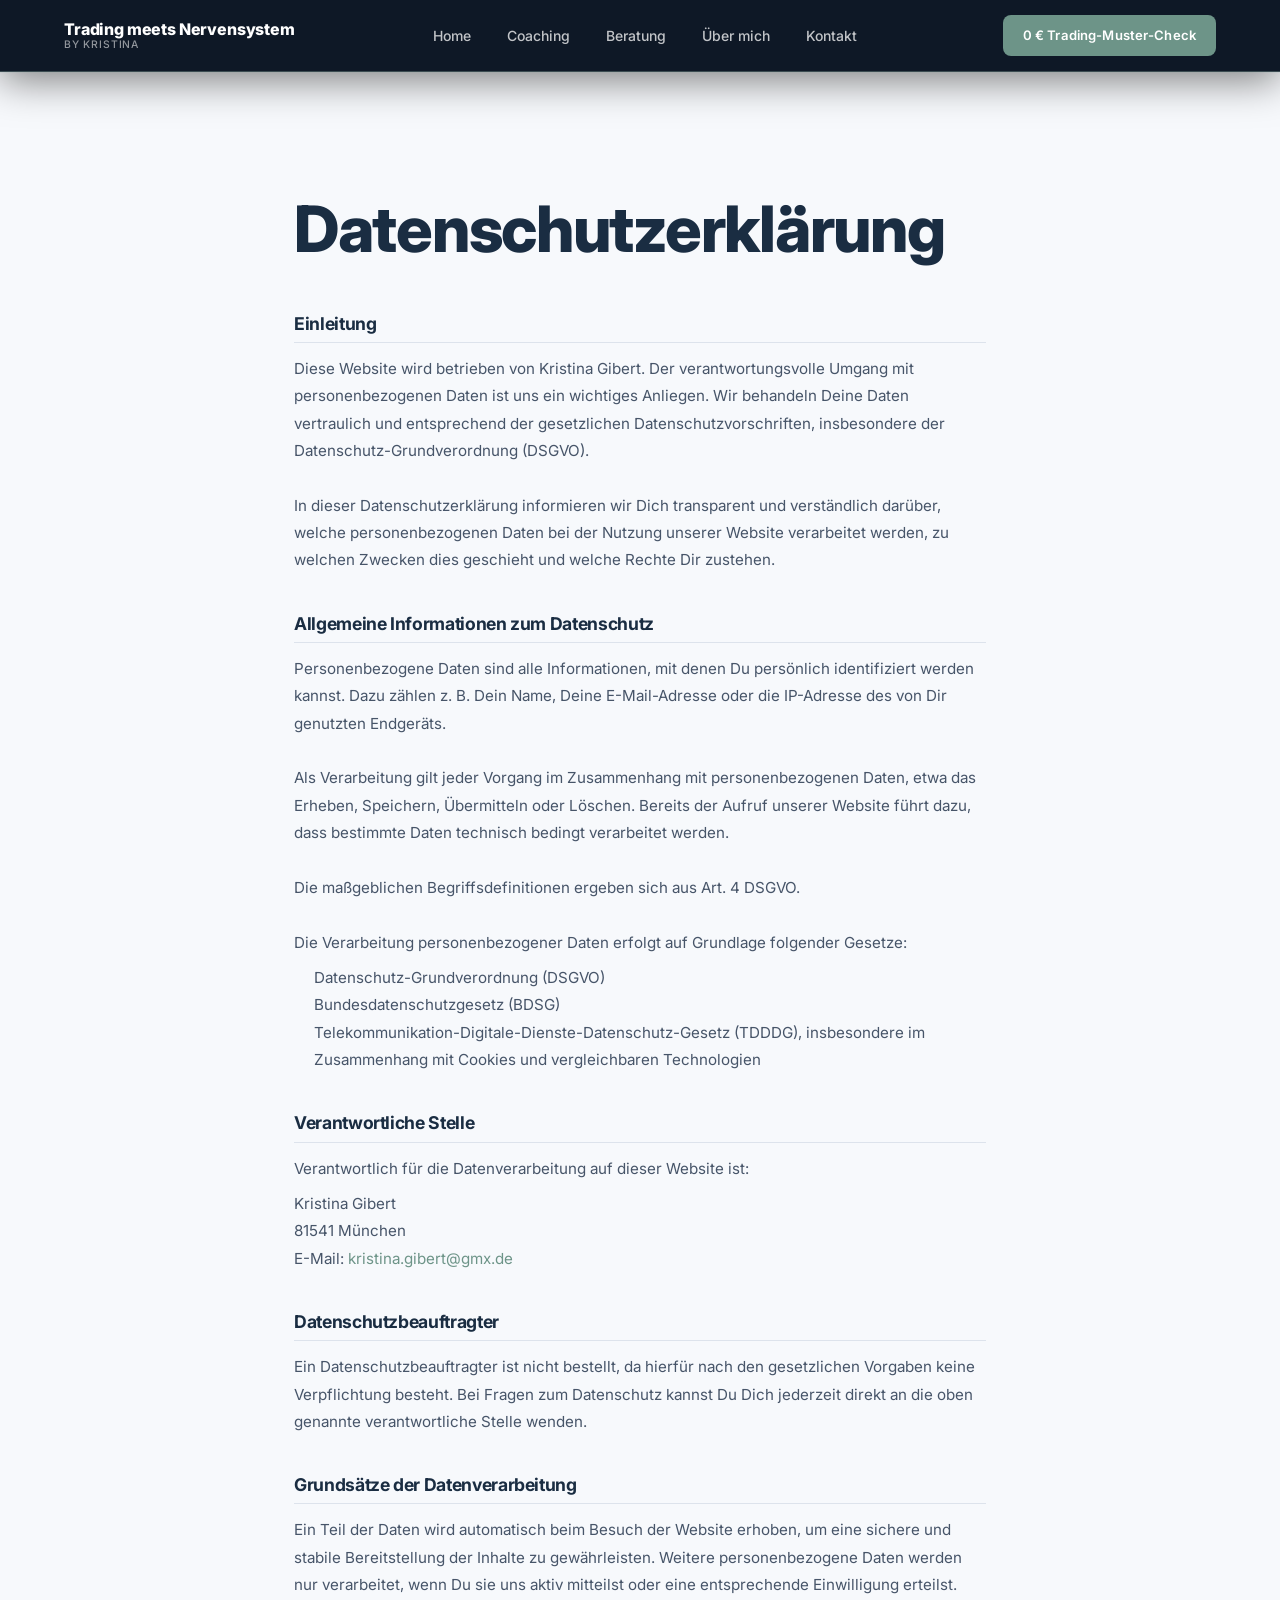
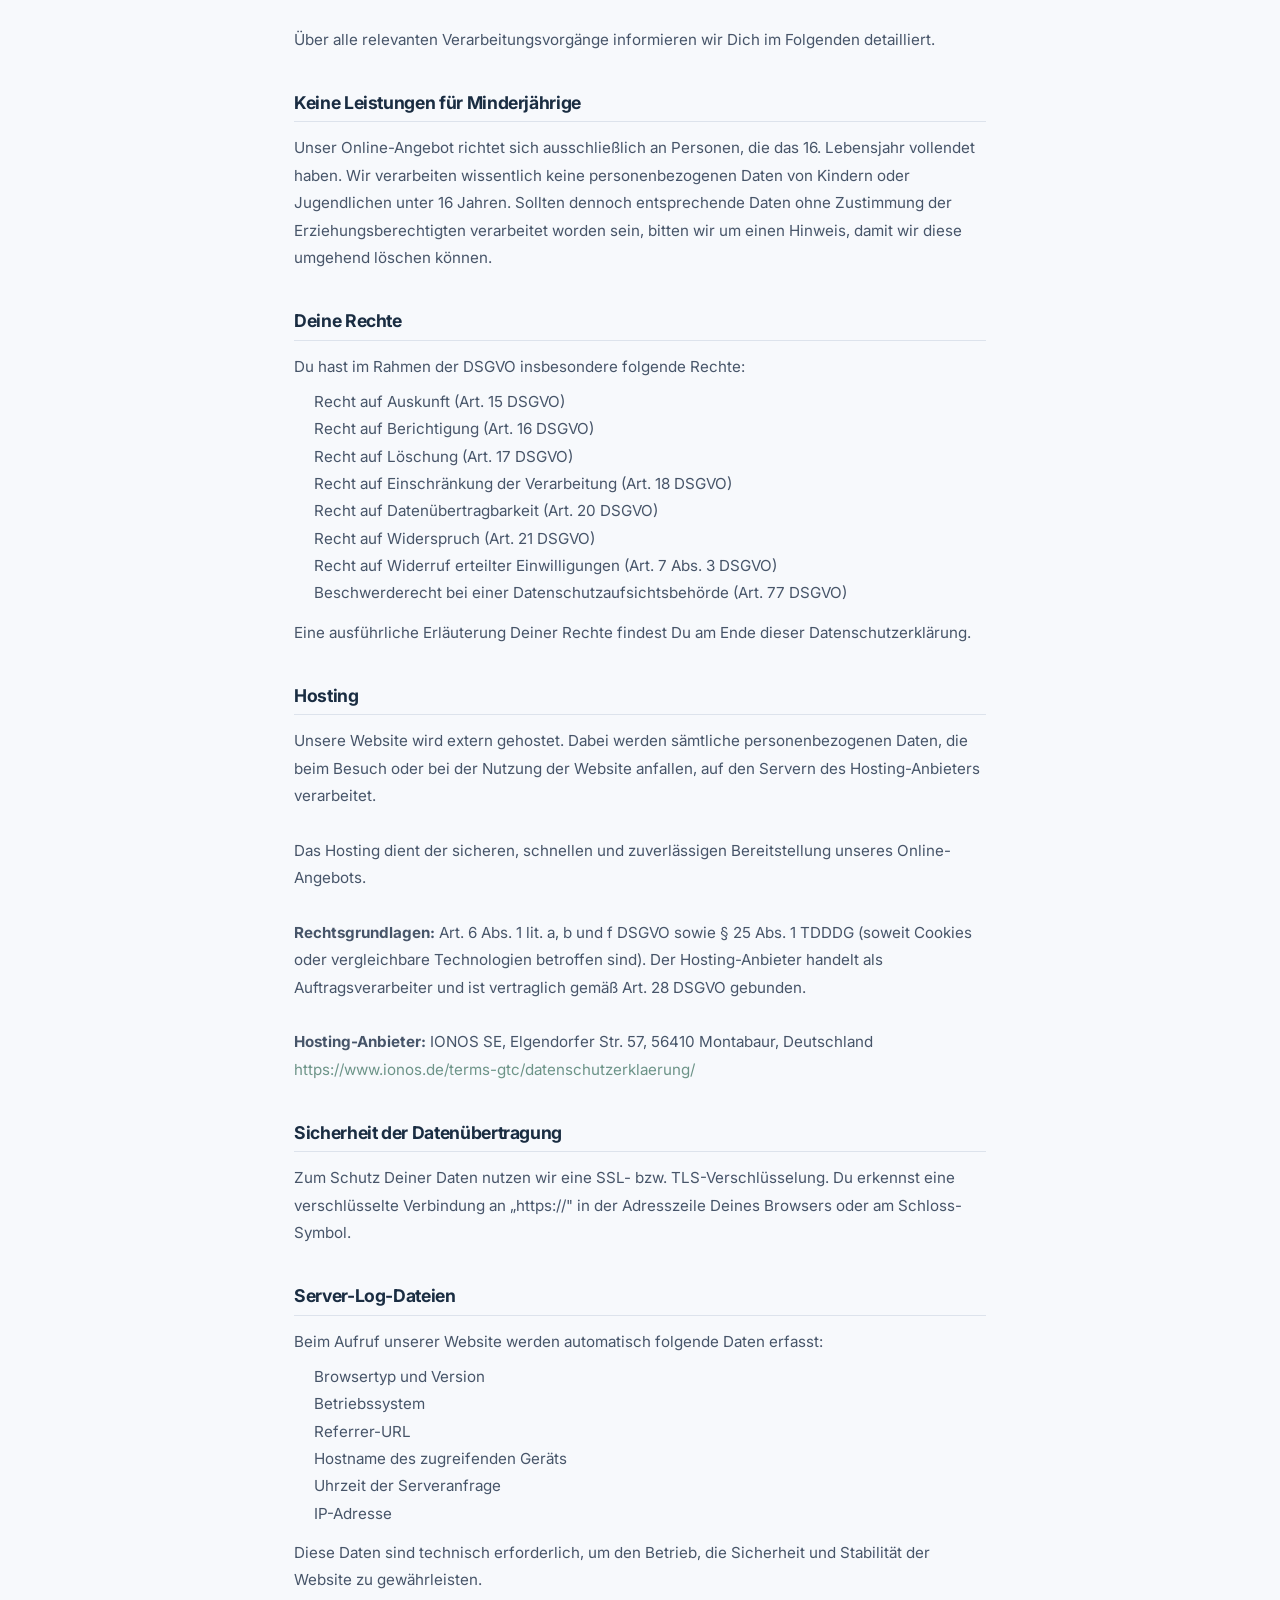
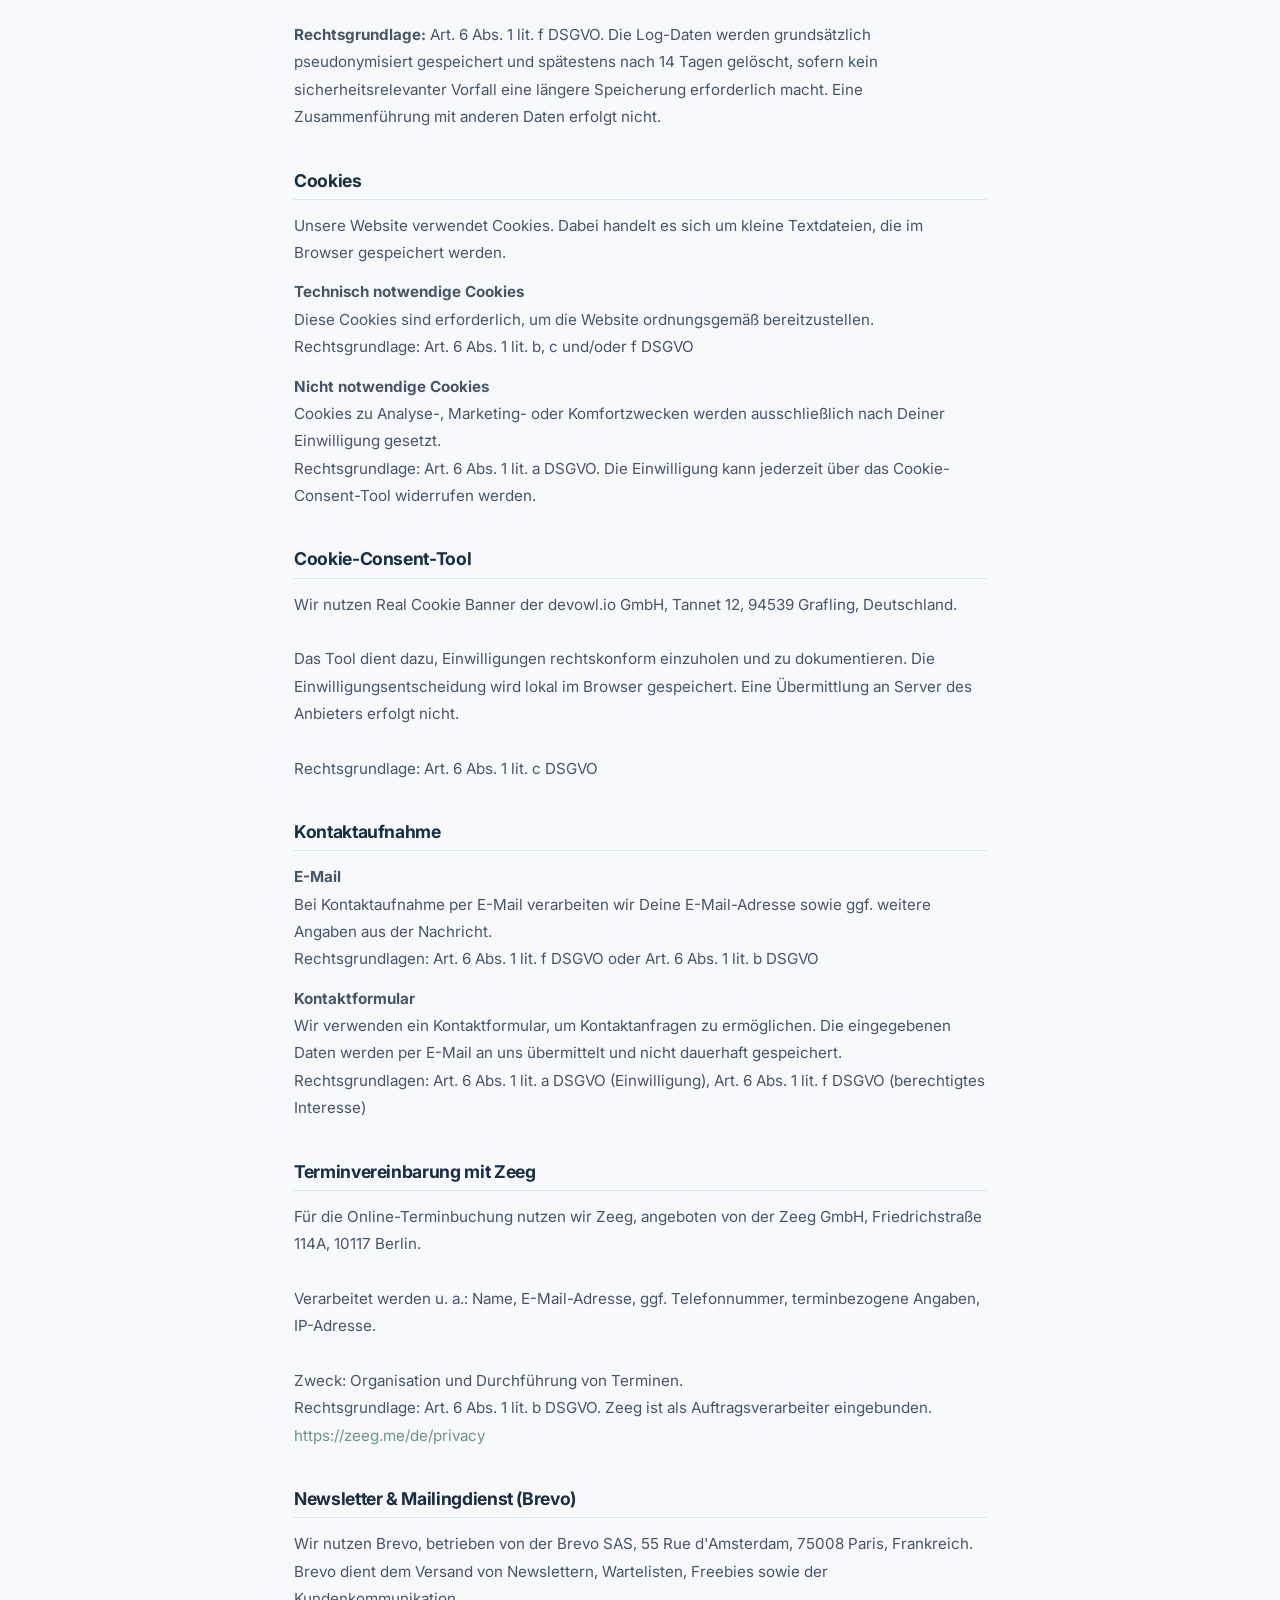
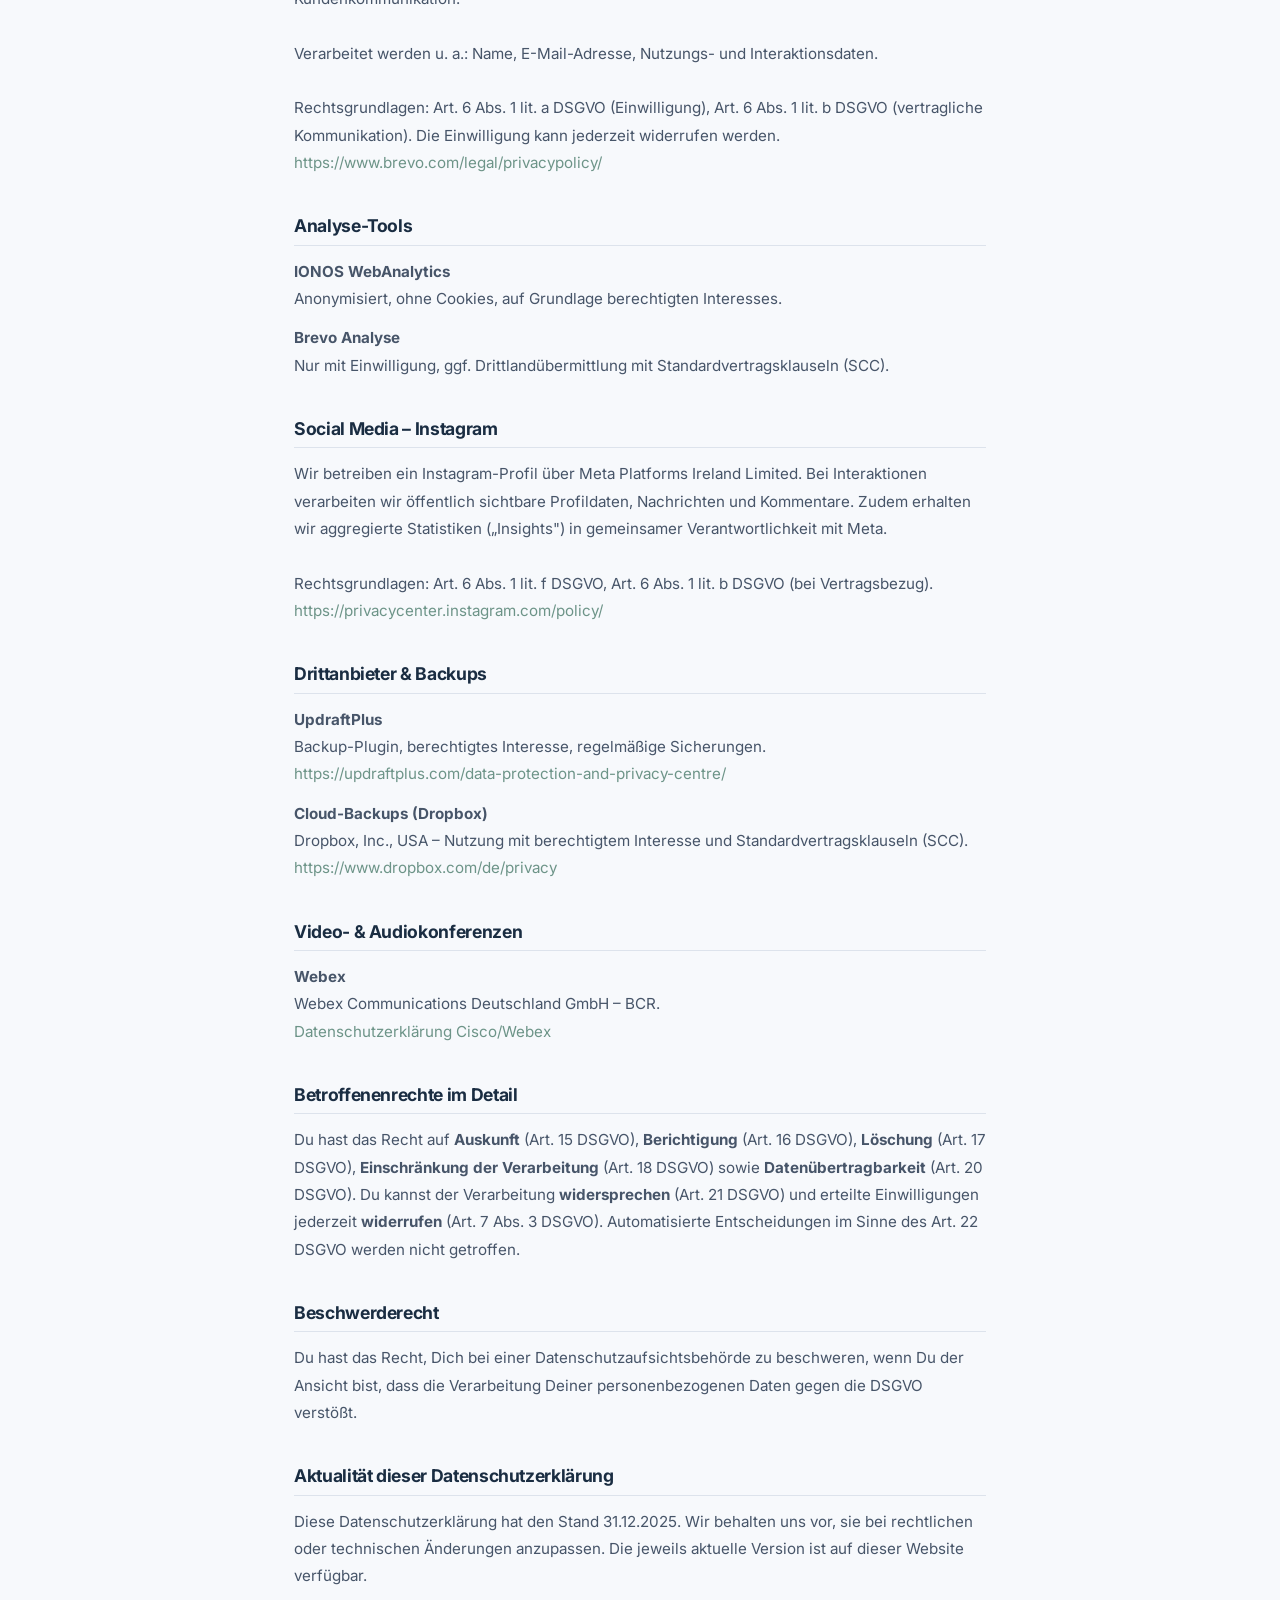
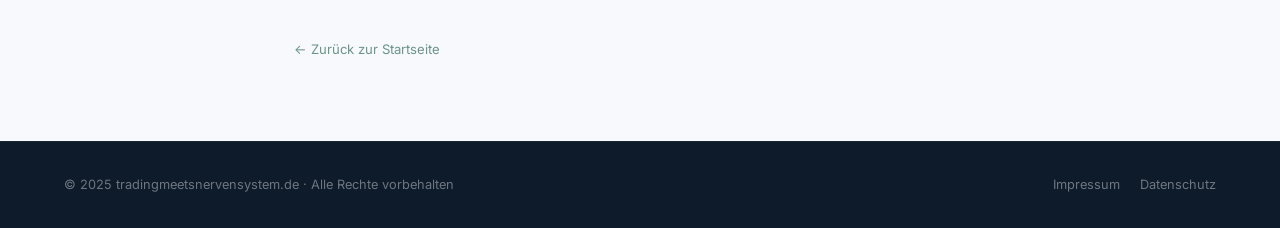
<file: datenschutz.html>
﻿<!DOCTYPE html>
<html lang="de">
<head>
  <meta charset="UTF-8">
  <meta name="viewport" content="width=device-width, initial-scale=1.0">
  <title>Datenschutz | Trading meets Nervensystem</title>
  <link rel="preconnect" href="https://fonts.googleapis.com">
  <link rel="preconnect" href="https://fonts.gstatic.com" crossorigin>
  <link href="https://fonts.googleapis.com/css2?family=Inter:wght@300;400;500;600;700;800;900&display=swap" rel="stylesheet">
  <link rel="stylesheet" href="style.css">
  <style>
    .legal-content {
      max-width: 740px;
      margin: 0 auto;
      padding: calc(var(--nav-h, 72px) + 48px) 24px 80px;
    }
    @media(max-width:600px) {
      .legal-content { padding: calc(var(--nav-h, 64px) + 32px) 20px 60px; }
      .legal-content h1 { font-size: clamp(1.2rem, 4.5vw, 1.6rem); margin-bottom: 32px; word-break: break-word; overflow-wrap: break-word; }
    }
    .legal-content h1 { margin-bottom: 48px; }
    .legal-section { margin-bottom: 40px; }
    .legal-section h2 {
      font-size: 1.1rem;
      font-weight: 700;
      color: var(--navy-dark);
      margin-bottom: 12px;
      padding-bottom: 8px;
      border-bottom: 1px solid var(--gray-200);
    }
    .legal-section p,
    .legal-section address {
      font-size: 0.95rem;
      color: var(--gray-600);
      line-height: 1.8;
      font-style: normal;
    }
    .placeholder-note {
      background: #fff9e6;
      border: 1px solid #f0d060;
      border-radius: var(--radius-sm);
      padding: 12px 16px;
      font-size: 0.82rem;
      color: #856404;
      margin-bottom: 8px;
    }
  </style>
</head>
<body class="subpage">

<nav class="nav scrolled" id="nav">
  <div class="nav-inner">
    <a href="index.html" class="nav-logo">
      <span class="logo-main">Trading meets Nervensystem</span>
      <span class="logo-sub">by Kristina</span>
    </a>
    <ul class="nav-links">
      <li><a href="index.html">Home</a></li>
      <li><a href="coaching.html">Coaching</a></li>
      <li><a href="beratung.html">Beratung</a></li>
      <li><a href="about.html">Über mich</a></li>
      <li><a href="contact.html">Kontakt</a></li>
    </ul>
    <a href="mustercheck.html" class="btn btn-teal btn-sm nav-cta">0 € Trading-Muster-Check</a>
    <button class="nav-hamburger" id="hamburger" aria-label="Menü öffnen"><span></span><span></span><span></span></button>
  </div>
</nav>
<div class="nav-mobile" id="nav-mobile">
  <a href="index.html">Home</a>
  <a href="coaching.html">Coaching</a>
  <a href="beratung.html">Beratung</a>
  <a href="about.html">Über mich</a>
  <a href="contact.html">Kontakt</a>
  <a href="mustercheck.html" class="btn btn-teal" style="margin-top:8px;justify-content:center;">Kostenloser Mustercheck <span class="arrow">→</span></a>
</div>

<div style="padding-top: var(--nav-h); background: var(--gray-50); min-height: 100vh;">
  <div class="legal-content">

    <h1>Datenschutzerklärung</h1>

    <div class="legal-section">
      <h2>Einleitung</h2>
      <p>
        Diese Website wird betrieben von Kristina Gibert. Der verantwortungsvolle Umgang mit personenbezogenen Daten ist uns ein wichtiges Anliegen. Wir behandeln Deine Daten vertraulich und entsprechend der gesetzlichen Datenschutzvorschriften, insbesondere der Datenschutz-Grundverordnung (DSGVO).<br><br>
        In dieser Datenschutzerklärung informieren wir Dich transparent und verständlich darüber, welche personenbezogenen Daten bei der Nutzung unserer Website verarbeitet werden, zu welchen Zwecken dies geschieht und welche Rechte Dir zustehen.
      </p>
    </div>

    <div class="legal-section">
      <h2>Allgemeine Informationen zum Datenschutz</h2>
      <p>
        Personenbezogene Daten sind alle Informationen, mit denen Du persönlich identifiziert werden kannst. Dazu zählen z. B. Dein Name, Deine E-Mail-Adresse oder die IP-Adresse des von Dir genutzten Endgeräts.<br><br>
        Als Verarbeitung gilt jeder Vorgang im Zusammenhang mit personenbezogenen Daten, etwa das Erheben, Speichern, Übermitteln oder Löschen. Bereits der Aufruf unserer Website führt dazu, dass bestimmte Daten technisch bedingt verarbeitet werden.<br><br>
        Die maßgeblichen Begriffsdefinitionen ergeben sich aus Art. 4 DSGVO.<br><br>
        Die Verarbeitung personenbezogener Daten erfolgt auf Grundlage folgender Gesetze:
      </p>
      <ul style="font-size:0.95rem;color:var(--gray-600);line-height:1.8;padding-left:20px;margin-top:8px;">
        <li>Datenschutz-Grundverordnung (DSGVO)</li>
        <li>Bundesdatenschutzgesetz (BDSG)</li>
        <li>Telekommunikation-Digitale-Dienste-Datenschutz-Gesetz (TDDDG), insbesondere im Zusammenhang mit Cookies und vergleichbaren Technologien</li>
      </ul>
    </div>

    <div class="legal-section">
      <h2>Verantwortliche Stelle</h2>
      <p>Verantwortlich für die Datenverarbeitung auf dieser Website ist:</p>
      <address style="margin-top:8px;">
        Kristina Gibert<br>
        81541 München<br>
        E-Mail: <a href="mailto:kristina.gibert@gmx.de" style="color:var(--teal);">kristina.gibert@gmx.de</a>
      </address>
    </div>

    <div class="legal-section">
      <h2>Datenschutzbeauftragter</h2>
      <p>
        Ein Datenschutzbeauftragter ist nicht bestellt, da hierfür nach den gesetzlichen Vorgaben keine Verpflichtung besteht. Bei Fragen zum Datenschutz kannst Du Dich jederzeit direkt an die oben genannte verantwortliche Stelle wenden.
      </p>
    </div>

    <div class="legal-section">
      <h2>Grundsätze der Datenverarbeitung</h2>
      <p>
        Ein Teil der Daten wird automatisch beim Besuch der Website erhoben, um eine sichere und stabile Bereitstellung der Inhalte zu gewährleisten. Weitere personenbezogene Daten werden nur verarbeitet, wenn Du sie uns aktiv mitteilst oder eine entsprechende Einwilligung erteilst.<br><br>
        Über alle relevanten Verarbeitungsvorgänge informieren wir Dich im Folgenden detailliert.
      </p>
    </div>

    <div class="legal-section">
      <h2>Keine Leistungen für Minderjährige</h2>
      <p>
        Unser Online-Angebot richtet sich ausschließlich an Personen, die das 16. Lebensjahr vollendet haben. Wir verarbeiten wissentlich keine personenbezogenen Daten von Kindern oder Jugendlichen unter 16 Jahren. Sollten dennoch entsprechende Daten ohne Zustimmung der Erziehungsberechtigten verarbeitet worden sein, bitten wir um einen Hinweis, damit wir diese umgehend löschen können.
      </p>
    </div>

    <div class="legal-section">
      <h2>Deine Rechte</h2>
      <p>Du hast im Rahmen der DSGVO insbesondere folgende Rechte:</p>
      <ul style="font-size:0.95rem;color:var(--gray-600);line-height:1.8;padding-left:20px;margin-top:8px;">
        <li>Recht auf Auskunft (Art. 15 DSGVO)</li>
        <li>Recht auf Berichtigung (Art. 16 DSGVO)</li>
        <li>Recht auf Löschung (Art. 17 DSGVO)</li>
        <li>Recht auf Einschränkung der Verarbeitung (Art. 18 DSGVO)</li>
        <li>Recht auf Datenübertragbarkeit (Art. 20 DSGVO)</li>
        <li>Recht auf Widerspruch (Art. 21 DSGVO)</li>
        <li>Recht auf Widerruf erteilter Einwilligungen (Art. 7 Abs. 3 DSGVO)</li>
        <li>Beschwerderecht bei einer Datenschutzaufsichtsbehörde (Art. 77 DSGVO)</li>
      </ul>
      <p style="margin-top:12px;">Eine ausführliche Erläuterung Deiner Rechte findest Du am Ende dieser Datenschutzerklärung.</p>
    </div>

    <div class="legal-section">
      <h2>Hosting</h2>
      <p>
        Unsere Website wird extern gehostet. Dabei werden sämtliche personenbezogenen Daten, die beim Besuch oder bei der Nutzung der Website anfallen, auf den Servern des Hosting-Anbieters verarbeitet.<br><br>
        Das Hosting dient der sicheren, schnellen und zuverlässigen Bereitstellung unseres Online-Angebots.<br><br>
        <strong>Rechtsgrundlagen:</strong> Art. 6 Abs. 1 lit. a, b und f DSGVO sowie § 25 Abs. 1 TDDDG (soweit Cookies oder vergleichbare Technologien betroffen sind). Der Hosting-Anbieter handelt als Auftragsverarbeiter und ist vertraglich gemäß Art. 28 DSGVO gebunden.<br><br>
        <strong>Hosting-Anbieter:</strong> IONOS SE, Elgendorfer Str. 57, 56410 Montabaur, Deutschland<br>
        <a href="https://www.ionos.de/terms-gtc/datenschutzerklaerung/" target="_blank" rel="noopener" style="color:var(--teal);">https://www.ionos.de/terms-gtc/datenschutzerklaerung/</a>
      </p>
    </div>

    <div class="legal-section">
      <h2>Sicherheit der Datenübertragung</h2>
      <p>
        Zum Schutz Deiner Daten nutzen wir eine SSL- bzw. TLS-Verschlüsselung. Du erkennst eine verschlüsselte Verbindung an „https://" in der Adresszeile Deines Browsers oder am Schloss-Symbol.
      </p>
    </div>

    <div class="legal-section">
      <h2>Server-Log-Dateien</h2>
      <p>Beim Aufruf unserer Website werden automatisch folgende Daten erfasst:</p>
      <ul style="font-size:0.95rem;color:var(--gray-600);line-height:1.8;padding-left:20px;margin-top:8px;">
        <li>Browsertyp und Version</li>
        <li>Betriebssystem</li>
        <li>Referrer-URL</li>
        <li>Hostname des zugreifenden Geräts</li>
        <li>Uhrzeit der Serveranfrage</li>
        <li>IP-Adresse</li>
      </ul>
      <p style="margin-top:12px;">
        Diese Daten sind technisch erforderlich, um den Betrieb, die Sicherheit und Stabilität der Website zu gewährleisten.<br><br>
        <strong>Rechtsgrundlage:</strong> Art. 6 Abs. 1 lit. f DSGVO. Die Log-Daten werden grundsätzlich pseudonymisiert gespeichert und spätestens nach 14 Tagen gelöscht, sofern kein sicherheitsrelevanter Vorfall eine längere Speicherung erforderlich macht. Eine Zusammenführung mit anderen Daten erfolgt nicht.
      </p>
    </div>

    <div class="legal-section">
      <h2>Cookies</h2>
      <p>Unsere Website verwendet Cookies. Dabei handelt es sich um kleine Textdateien, die im Browser gespeichert werden.</p>
      <p style="margin-top:12px;"><strong>Technisch notwendige Cookies</strong><br>
        Diese Cookies sind erforderlich, um die Website ordnungsgemäß bereitzustellen.<br>
        Rechtsgrundlage: Art. 6 Abs. 1 lit. b, c und/oder f DSGVO
      </p>
      <p style="margin-top:12px;"><strong>Nicht notwendige Cookies</strong><br>
        Cookies zu Analyse-, Marketing- oder Komfortzwecken werden ausschließlich nach Deiner Einwilligung gesetzt.<br>
        Rechtsgrundlage: Art. 6 Abs. 1 lit. a DSGVO. Die Einwilligung kann jederzeit über das Cookie-Consent-Tool widerrufen werden.
      </p>
    </div>

    <div class="legal-section">
      <h2>Cookie-Consent-Tool</h2>
      <p>
        Wir nutzen Real Cookie Banner der devowl.io GmbH, Tannet 12, 94539 Grafling, Deutschland.<br><br>
        Das Tool dient dazu, Einwilligungen rechtskonform einzuholen und zu dokumentieren. Die Einwilligungsentscheidung wird lokal im Browser gespeichert. Eine Übermittlung an Server des Anbieters erfolgt nicht.<br><br>
        Rechtsgrundlage: Art. 6 Abs. 1 lit. c DSGVO
      </p>
    </div>

    <div class="legal-section">
      <h2>Kontaktaufnahme</h2>
      <p>
        <strong>E-Mail</strong><br>
        Bei Kontaktaufnahme per E-Mail verarbeiten wir Deine E-Mail-Adresse sowie ggf. weitere Angaben aus der Nachricht.<br>
        Rechtsgrundlagen: Art. 6 Abs. 1 lit. f DSGVO oder Art. 6 Abs. 1 lit. b DSGVO
      </p>
      <p style="margin-top:12px;">
        <strong>Kontaktformular</strong><br>
        Wir verwenden ein Kontaktformular, um Kontaktanfragen zu ermöglichen. Die eingegebenen Daten werden per E-Mail an uns übermittelt und nicht dauerhaft gespeichert.<br>
        Rechtsgrundlagen: Art. 6 Abs. 1 lit. a DSGVO (Einwilligung), Art. 6 Abs. 1 lit. f DSGVO (berechtigtes Interesse)
      </p>
    </div>

    <div class="legal-section">
      <h2>Terminvereinbarung mit Zeeg</h2>
      <p>
        Für die Online-Terminbuchung nutzen wir Zeeg, angeboten von der Zeeg GmbH, Friedrichstraße 114A, 10117 Berlin.<br><br>
        Verarbeitet werden u. a.: Name, E-Mail-Adresse, ggf. Telefonnummer, terminbezogene Angaben, IP-Adresse.<br><br>
        Zweck: Organisation und Durchführung von Terminen.<br>
        Rechtsgrundlage: Art. 6 Abs. 1 lit. b DSGVO. Zeeg ist als Auftragsverarbeiter eingebunden.<br>
        <a href="https://zeeg.me/de/privacy" target="_blank" rel="noopener" style="color:var(--teal);">https://zeeg.me/de/privacy</a>
      </p>
    </div>

    <div class="legal-section">
      <h2>Newsletter &amp; Mailingdienst (Brevo)</h2>
      <p>
        Wir nutzen Brevo, betrieben von der Brevo SAS, 55 Rue d'Amsterdam, 75008 Paris, Frankreich. Brevo dient dem Versand von Newslettern, Wartelisten, Freebies sowie der Kundenkommunikation.<br><br>
        Verarbeitet werden u. a.: Name, E-Mail-Adresse, Nutzungs- und Interaktionsdaten.<br><br>
        Rechtsgrundlagen: Art. 6 Abs. 1 lit. a DSGVO (Einwilligung), Art. 6 Abs. 1 lit. b DSGVO (vertragliche Kommunikation). Die Einwilligung kann jederzeit widerrufen werden.<br>
        <a href="https://www.brevo.com/legal/privacypolicy/" target="_blank" rel="noopener" style="color:var(--teal);">https://www.brevo.com/legal/privacypolicy/</a>
      </p>
    </div>

    <div class="legal-section">
      <h2>Analyse-Tools</h2>
      <p>
        <strong>IONOS WebAnalytics</strong><br>
        Anonymisiert, ohne Cookies, auf Grundlage berechtigten Interesses.
      </p>
      <p style="margin-top:12px;">
        <strong>Brevo Analyse</strong><br>
        Nur mit Einwilligung, ggf. Drittlandübermittlung mit Standardvertragsklauseln (SCC).
      </p>
    </div>

    <div class="legal-section">
      <h2>Social Media – Instagram</h2>
      <p>
        Wir betreiben ein Instagram-Profil über Meta Platforms Ireland Limited. Bei Interaktionen verarbeiten wir öffentlich sichtbare Profildaten, Nachrichten und Kommentare. Zudem erhalten wir aggregierte Statistiken („Insights") in gemeinsamer Verantwortlichkeit mit Meta.<br><br>
        Rechtsgrundlagen: Art. 6 Abs. 1 lit. f DSGVO, Art. 6 Abs. 1 lit. b DSGVO (bei Vertragsbezug).<br>
        <a href="https://privacycenter.instagram.com/policy/" target="_blank" rel="noopener" style="color:var(--teal);">https://privacycenter.instagram.com/policy/</a>
      </p>
    </div>

    <div class="legal-section">
      <h2>Drittanbieter &amp; Backups</h2>
      <p>
        <strong>UpdraftPlus</strong><br>
        Backup-Plugin, berechtigtes Interesse, regelmäßige Sicherungen.<br>
        <a href="https://updraftplus.com/data-protection-and-privacy-centre/" target="_blank" rel="noopener" style="color:var(--teal);">https://updraftplus.com/data-protection-and-privacy-centre/</a>
      </p>
      <p style="margin-top:12px;">
        <strong>Cloud-Backups (Dropbox)</strong><br>
        Dropbox, Inc., USA – Nutzung mit berechtigtem Interesse und Standardvertragsklauseln (SCC).<br>
        <a href="https://www.dropbox.com/de/privacy" target="_blank" rel="noopener" style="color:var(--teal);">https://www.dropbox.com/de/privacy</a>
      </p>
    </div>

    <div class="legal-section">
      <h2>Video- &amp; Audiokonferenzen</h2>
      <p>
      <p style="margin-top:12px;">
        <strong>Webex</strong><br>
        Webex Communications Deutschland GmbH – BCR.<br>
        <a href="https://www.cisco.com/c/de_de/about/trust-center/data-protection-and-privacy-policy.html" target="_blank" rel="noopener" style="color:var(--teal);">Datenschutzerklärung Cisco/Webex</a>
      </p>
    </div>

    <div class="legal-section">
      <h2>Betroffenenrechte im Detail</h2>
      <p>
        Du hast das Recht auf <strong>Auskunft</strong> (Art. 15 DSGVO), <strong>Berichtigung</strong> (Art. 16 DSGVO), <strong>Löschung</strong> (Art. 17 DSGVO), <strong>Einschränkung der Verarbeitung</strong> (Art. 18 DSGVO) sowie <strong>Datenübertragbarkeit</strong> (Art. 20 DSGVO). Du kannst der Verarbeitung <strong>widersprechen</strong> (Art. 21 DSGVO) und erteilte Einwilligungen jederzeit <strong>widerrufen</strong> (Art. 7 Abs. 3 DSGVO). Automatisierte Entscheidungen im Sinne des Art. 22 DSGVO werden nicht getroffen.
      </p>
    </div>

    <div class="legal-section">
      <h2>Beschwerderecht</h2>
      <p>
        Du hast das Recht, Dich bei einer Datenschutzaufsichtsbehörde zu beschweren, wenn Du der Ansicht bist, dass die Verarbeitung Deiner personenbezogenen Daten gegen die DSGVO verstößt.
      </p>
    </div>

    <div class="legal-section">
      <h2>Aktualität dieser Datenschutzerklärung</h2>
      <p>
        Diese Datenschutzerklärung hat den Stand 31.12.2025. Wir behalten uns vor, sie bei rechtlichen oder technischen Änderungen anzupassen. Die jeweils aktuelle Version ist auf dieser Website verfügbar.
      </p>
    </div>

    <p style="margin-top:48px;font-size:0.82rem;color:var(--gray-400);">
      <a href="index.html" style="color:var(--teal);">← Zurück zur Startseite</a>
    </p>

  </div>
</div>

<footer class="footer" style="padding:32px 0;">
  <div class="container">
    <div style="display:flex;align-items:center;justify-content:space-between;flex-wrap:wrap;gap:16px;">
      <p style="font-size:0.8rem;color:rgba(255,255,255,0.4);margin:0;">© 2025 tradingmeetsnervensystem.de · Alle Rechte vorbehalten</p>
      <div style="display:flex;gap:20px;">
        <a href="impressum.html" style="font-size:0.8rem;color:rgba(255,255,255,0.4);transition:color 0.2s;" onmouseover="this.style.color='rgba(255,255,255,0.8)'" onmouseout="this.style.color='rgba(255,255,255,0.4)'">Impressum</a>
        <a href="datenschutz.html" style="font-size:0.8rem;color:rgba(255,255,255,0.4);transition:color 0.2s;" onmouseover="this.style.color='rgba(255,255,255,0.8)'" onmouseout="this.style.color='rgba(255,255,255,0.4)'">Datenschutz</a>
      </div>
    </div>
  </div>
</footer>

<script src="main.js"></script>
</body>
</html>
</file>
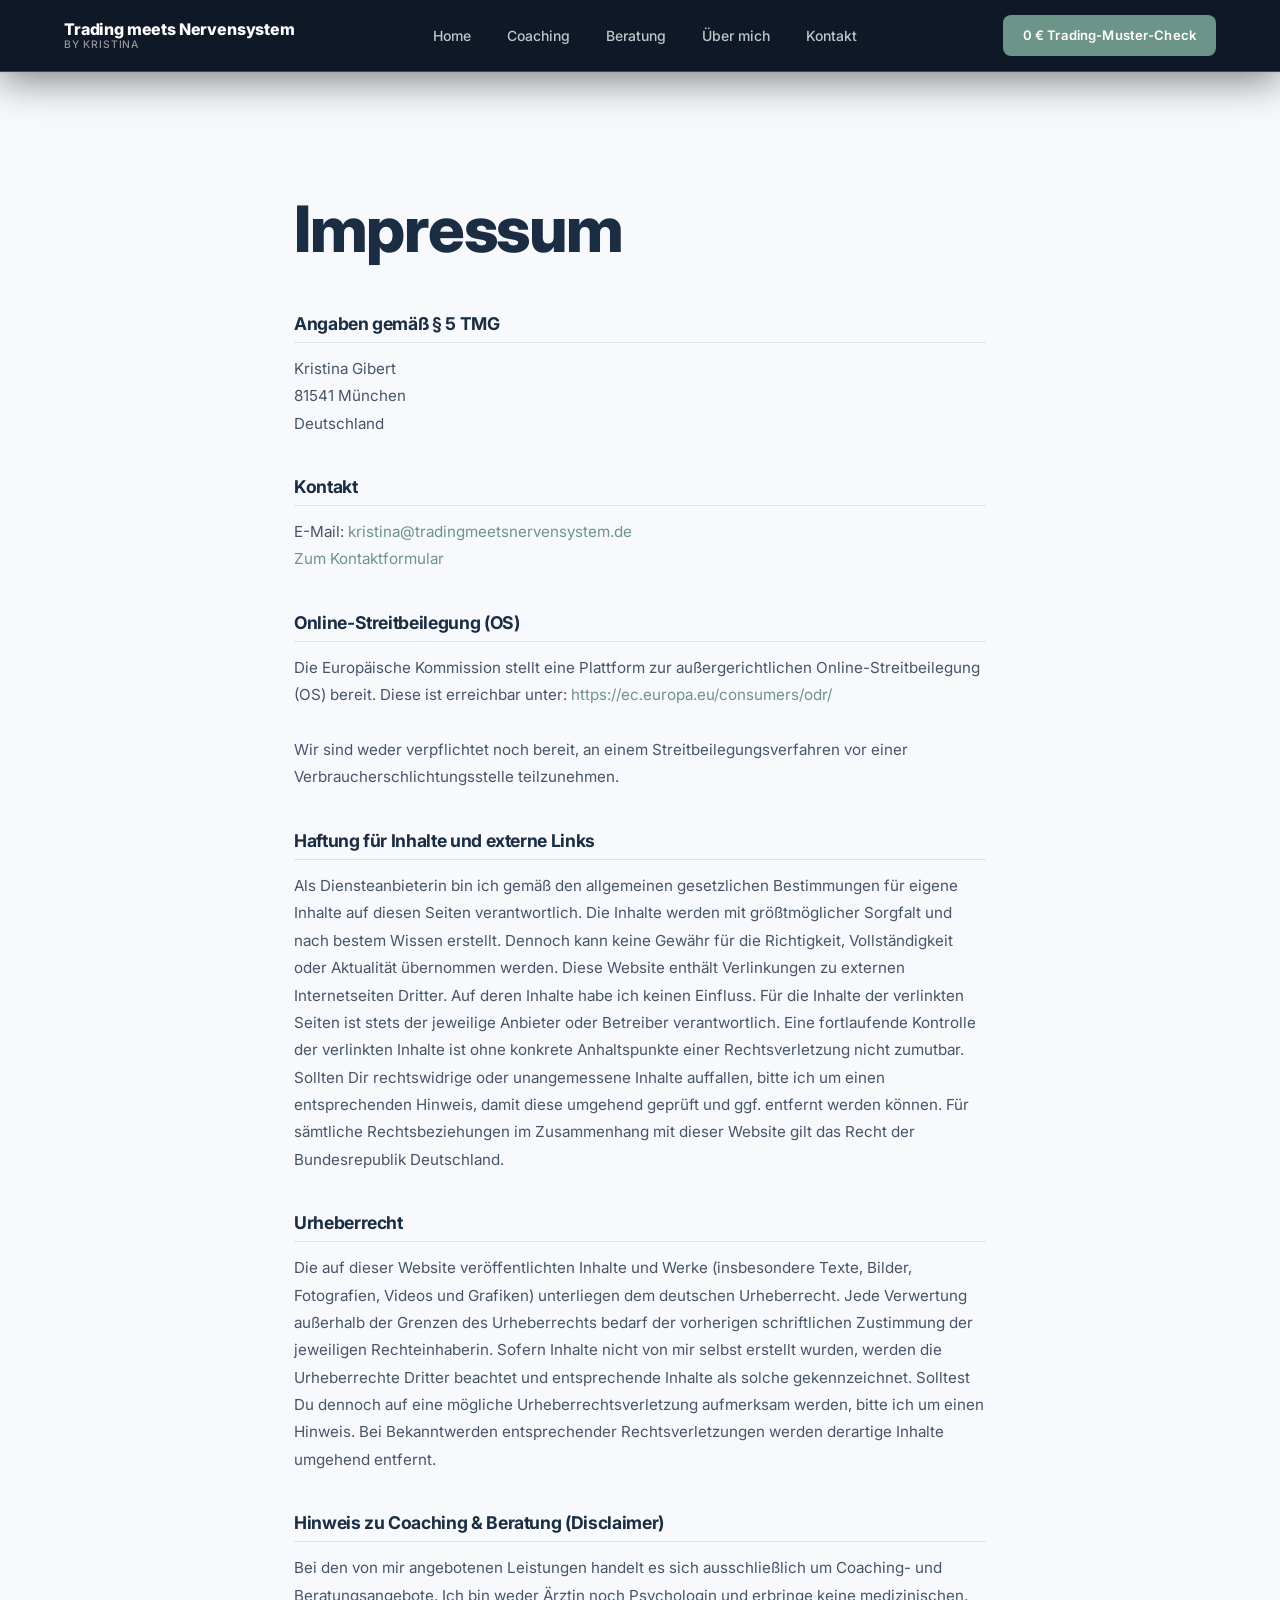
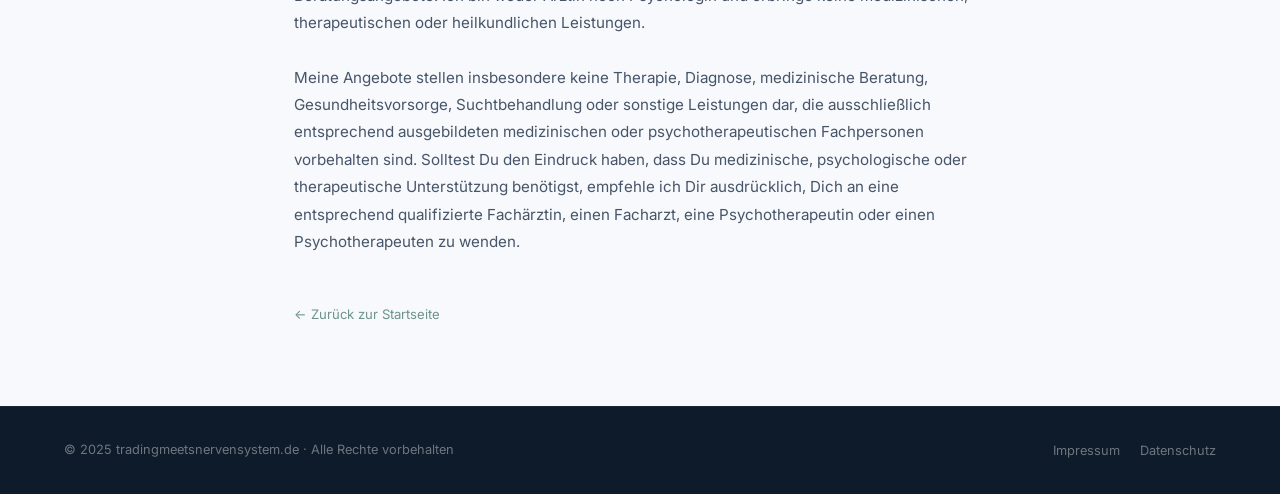
<file: impressum.html>
﻿<!DOCTYPE html>
<html lang="de">
<head>
  <meta charset="UTF-8">
  <meta name="viewport" content="width=device-width, initial-scale=1.0">
  <title>Impressum | Trading meets Nervensystem</title>
  <link rel="preconnect" href="https://fonts.googleapis.com">
  <link rel="preconnect" href="https://fonts.gstatic.com" crossorigin>
  <link href="https://fonts.googleapis.com/css2?family=Inter:wght@300;400;500;600;700;800;900&display=swap" rel="stylesheet">
  <link rel="stylesheet" href="style.css">
  <style>
    .legal-content {
      max-width: 740px;
      margin: 0 auto;
      padding: calc(var(--nav-h, 72px) + 48px) 24px 80px;
    }
    @media(max-width:600px) {
      .legal-content { padding: calc(var(--nav-h, 64px) + 32px) 20px 60px; }
      .legal-content h1 { font-size: clamp(1.6rem, 6vw, 2rem); margin-bottom: 32px; }
    }
    .legal-content h1 { margin-bottom: 48px; }
    .legal-section { margin-bottom: 40px; }
    .legal-section h2 {
      font-size: 1.1rem;
      font-weight: 700;
      color: var(--navy-dark);
      margin-bottom: 12px;
      padding-bottom: 8px;
      border-bottom: 1px solid var(--gray-200);
    }
    .legal-section p,
    .legal-section address {
      font-size: 0.95rem;
      color: var(--gray-600);
      line-height: 1.8;
      font-style: normal;
    }
    .placeholder-note {
      background: #fff9e6;
      border: 1px solid #f0d060;
      border-radius: var(--radius-sm);
      padding: 12px 16px;
      font-size: 0.82rem;
      color: #856404;
      margin-bottom: 8px;
    }
  </style>
</head>
<body class="subpage">

<!-- ===== NAVIGATION ===== -->
<nav class="nav scrolled" id="nav">
  <div class="nav-inner">
    <a href="index.html" class="nav-logo">
      <span class="logo-main">Trading meets Nervensystem</span>
      <span class="logo-sub">by Kristina</span>
    </a>
    <ul class="nav-links">
      <li><a href="index.html">Home</a></li>
      <li><a href="coaching.html">Coaching</a></li>
      <li><a href="beratung.html">Beratung</a></li>
      <li><a href="about.html">Über mich</a></li>
      <li><a href="contact.html">Kontakt</a></li>
    </ul>
    <a href="mustercheck.html" class="btn btn-teal btn-sm nav-cta">0 € Trading-Muster-Check</a>
    <button class="nav-hamburger" id="hamburger" aria-label="Menü öffnen"><span></span><span></span><span></span></button>
  </div>
</nav>
<div class="nav-mobile" id="nav-mobile">
  <a href="index.html">Home</a>
  <a href="coaching.html">Coaching</a>
  <a href="beratung.html">Beratung</a>
  <a href="about.html">Über mich</a>
  <a href="contact.html">Kontakt</a>
  <a href="mustercheck.html" class="btn btn-teal" style="margin-top:8px;justify-content:center;">Kostenloser Mustercheck <span class="arrow">→</span></a>
</div>

<!-- ===== CONTENT ===== -->
<div style="padding-top: var(--nav-h); background: var(--gray-50); min-height: 100vh;">
  <div class="legal-content">

    <h1>Impressum</h1>

    <div class="legal-section">
      <h2>Angaben gemäß § 5 TMG</h2>
      <address>
        Kristina Gibert<br>
        81541 München<br>
        Deutschland
      </address>
    </div>

    <div class="legal-section">
      <h2>Kontakt</h2>
      <p>
        E-Mail: <a href="mailto:kristina@tradingmeetsnervensystem.de" style="color:var(--teal);">kristina@tradingmeetsnervensystem.de</a><br>
        <a href="contact.html" style="color:var(--teal);">Zum Kontaktformular</a>
      </p>
    </div>

    <div class="legal-section">
      <h2>Online-Streitbeilegung (OS)</h2>
      <p>
        Die Europäische Kommission stellt eine Plattform zur außergerichtlichen Online-Streitbeilegung (OS) bereit.
        Diese ist erreichbar unter: <a href="https://ec.europa.eu/consumers/odr/" target="_blank" rel="noopener" style="color:var(--teal);">https://ec.europa.eu/consumers/odr/</a><br><br>
        Wir sind weder verpflichtet noch bereit, an einem Streitbeilegungsverfahren vor einer Verbraucherschlichtungsstelle teilzunehmen.
      </p>
    </div>

    <div class="legal-section">
      <h2>Haftung für Inhalte und externe Links</h2>
      <p>
        Als Diensteanbieterin bin ich gemäß den allgemeinen gesetzlichen Bestimmungen für eigene Inhalte auf diesen Seiten verantwortlich. Die Inhalte werden mit größtmöglicher Sorgfalt und nach bestem Wissen erstellt. Dennoch kann keine Gewähr für die Richtigkeit, Vollständigkeit oder Aktualität übernommen werden. Diese Website enthält Verlinkungen zu externen Internetseiten Dritter. Auf deren Inhalte habe ich keinen Einfluss. Für die Inhalte der verlinkten Seiten ist stets der jeweilige Anbieter oder Betreiber verantwortlich. Eine fortlaufende Kontrolle der verlinkten Inhalte ist ohne konkrete Anhaltspunkte einer Rechtsverletzung nicht zumutbar. Sollten Dir rechtswidrige oder unangemessene Inhalte auffallen, bitte ich um einen entsprechenden Hinweis, damit diese umgehend geprüft und ggf. entfernt werden können. Für sämtliche Rechtsbeziehungen im Zusammenhang mit dieser Website gilt das Recht der Bundesrepublik Deutschland.
      </p>
    </div>

    <div class="legal-section">
      <h2>Urheberrecht</h2>
      <p>
        Die auf dieser Website veröffentlichten Inhalte und Werke (insbesondere Texte, Bilder, Fotografien, Videos und Grafiken) unterliegen dem deutschen Urheberrecht. Jede Verwertung außerhalb der Grenzen des Urheberrechts bedarf der vorherigen schriftlichen Zustimmung der jeweiligen Rechteinhaberin. Sofern Inhalte nicht von mir selbst erstellt wurden, werden die Urheberrechte Dritter beachtet und entsprechende Inhalte als solche gekennzeichnet. Solltest Du dennoch auf eine mögliche Urheberrechtsverletzung aufmerksam werden, bitte ich um einen Hinweis. Bei Bekanntwerden entsprechender Rechtsverletzungen werden derartige Inhalte umgehend entfernt.
      </p>
    </div>

    <div class="legal-section">
      <h2>Hinweis zu Coaching &amp; Beratung (Disclaimer)</h2>
      <p>
        Bei den von mir angebotenen Leistungen handelt es sich ausschließlich um Coaching- und Beratungsangebote.
        Ich bin weder Ärztin noch Psychologin und erbringe keine medizinischen, therapeutischen oder heilkundlichen Leistungen.<br><br>
        Meine Angebote stellen insbesondere keine Therapie, Diagnose, medizinische Beratung, Gesundheitsvorsorge, Suchtbehandlung oder sonstige Leistungen dar, die ausschließlich entsprechend ausgebildeten medizinischen oder psychotherapeutischen Fachpersonen vorbehalten sind. Solltest Du den Eindruck haben, dass Du medizinische, psychologische oder therapeutische Unterstützung benötigst, empfehle ich Dir ausdrücklich, Dich an eine entsprechend qualifizierte Fachärztin, einen Facharzt, eine Psychotherapeutin oder einen Psychotherapeuten zu wenden.
      </p>
    </div>

    <p style="margin-top:48px;font-size:0.82rem;color:var(--gray-400);">
      <a href="index.html" style="color:var(--teal);">← Zurück zur Startseite</a>
    </p>

  </div>
</div>

<footer class="footer" style="padding:32px 0;">
  <div class="container">
    <div style="display:flex;align-items:center;justify-content:space-between;flex-wrap:wrap;gap:16px;">
      <p style="font-size:0.8rem;color:rgba(255,255,255,0.4);margin:0;">© 2025 tradingmeetsnervensystem.de · Alle Rechte vorbehalten</p>
      <div style="display:flex;gap:20px;">
        <a href="impressum.html" style="font-size:0.8rem;color:rgba(255,255,255,0.4);transition:color 0.2s;" onmouseover="this.style.color='rgba(255,255,255,0.8)'" onmouseout="this.style.color='rgba(255,255,255,0.4)'">Impressum</a>
        <a href="datenschutz.html" style="font-size:0.8rem;color:rgba(255,255,255,0.4);transition:color 0.2s;" onmouseover="this.style.color='rgba(255,255,255,0.8)'" onmouseout="this.style.color='rgba(255,255,255,0.4)'">Datenschutz</a>
      </div>
    </div>
  </div>
</footer>

<script src="main.js"></script>
</body>
</html>
</file>
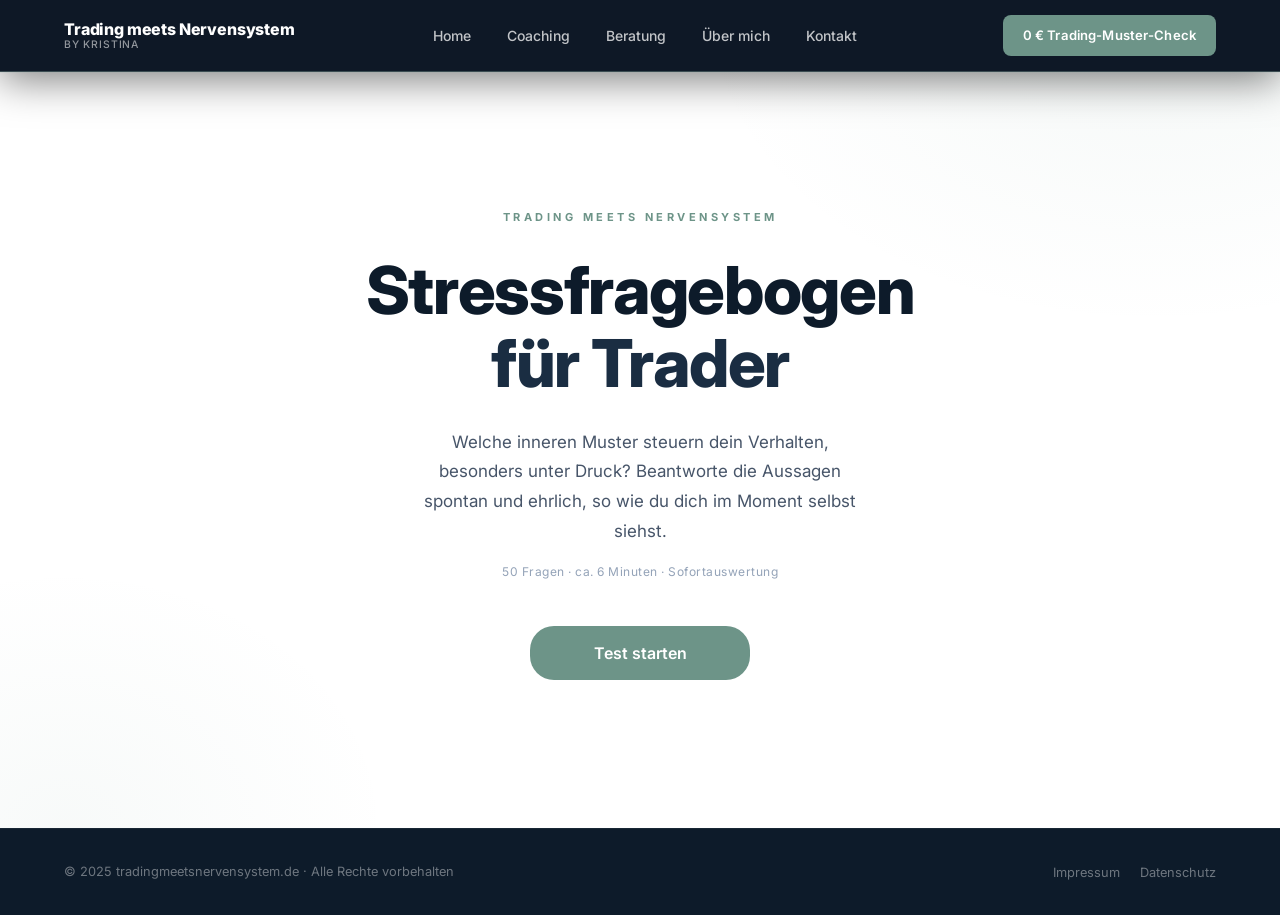
<file: mustercheck.html>
<!DOCTYPE html>
<html lang="de">
<head>
  <meta charset="UTF-8">
  <meta name="viewport" content="width=device-width, initial-scale=1.0">
  <title>Kostenloser Mustercheck | Trading meets Nervensystem</title>
  <meta name="description" content="Finde heraus, welche inneren Muster dein Trading sabotieren – kostenloser Selbsttest mit Sofortauswertung.">
  <link rel="preconnect" href="https://fonts.googleapis.com">
  <link rel="preconnect" href="https://fonts.gstatic.com" crossorigin>
  <link href="https://fonts.googleapis.com/css2?family=Inter:wght@300;400;500;600;700;800;900&display=swap" rel="stylesheet">
  <link rel="stylesheet" href="style.css">
  <style>
    /* ===== MUSTERCHECK – Stressfragebogen ===== */
    .screen { display:none; min-height:calc(100vh - var(--nav-h, 72px)); }
    .screen.active { display:flex; flex-direction:column; }

    /* WELCOME */
    #welcome {
      background: var(--white);
      background-image:
        radial-gradient(ellipse 700px 500px at 90% 0%,  rgba(107,155,141,0.07) 0%, transparent 65%),
        radial-gradient(ellipse 500px 400px at 5% 100%, rgba(107,155,141,0.05) 0%, transparent 65%);
      align-items: center;
      justify-content: center;
      padding: calc(var(--nav-h, 72px) + 88px) 24px 100px;
      text-align: center;
      position: relative;
      overflow: hidden;
    }
    .wc { position:relative; z-index:1; max-width:560px; width:100%; margin:0 auto; }
    .brand-tag {
      font-size: 11px;
      font-weight: 700;
      letter-spacing: 3.5px;
      color: var(--teal);
      text-transform: uppercase;
      margin-bottom: 28px;
      display: block;
      font-family: 'Inter', sans-serif;
    }
    .w-title {
      font-size: clamp(40px, 7vw, 66px);
      font-weight: 800;
      line-height: 1.1;
      letter-spacing: -0.02em;
      color: var(--navy-deeper);
      margin-bottom: 0;
      font-family: 'Inter', sans-serif;
    }
    .w-title span { color: var(--navy-dark); display: block; }
    .w-sub {
      font-size: 17px;
      color: var(--gray-600);
      line-height: 1.75;
      margin: 28px auto 14px;
      max-width: 460px;
      font-family: 'Inter', sans-serif;
    }
    .w-meta {
      font-size: 12px;
      color: #94a3b8;
      margin-bottom: 44px;
      letter-spacing: 0.5px;
      font-family: 'Inter', sans-serif;
    }
    #welcome .btn-p {
      display: inline-flex;
      width: auto;
      min-width: 220px;
      padding: 17px 52px;
      font-size: 16px;
      border-radius: var(--radius-lg, 12px);
    }

    /* REG */
    #reg-screen { background:var(--gray-50); align-items:center; justify-content:center; padding:60px 24px; }
    .rc { max-width:460px; width:100%; }
    .reg-icon { width:64px; height:64px; background:var(--teal-pale, rgba(107,155,141,0.12)); border-radius:50%; display:flex; align-items:center; justify-content:center; margin:0 auto 24px; font-size:28px; }
    .reg-title { font-size:28px; font-weight:700; color:var(--navy-deeper); margin-bottom:12px; text-align:center; letter-spacing:-0.01em; }
    .reg-sub { font-size:14px; color:var(--gray-600); line-height:1.65; margin-bottom:28px; text-align:center; }
    .fw { margin-bottom:16px; }
    .fl { display:block; font-size:11px; font-weight:700; color:var(--navy-dark); letter-spacing:1.5px; text-transform:uppercase; margin-bottom:8px; }
    .fi { width:100%; padding:15px 18px; background:var(--white); border:1.5px solid var(--gray-200); border-radius:8px; color:var(--navy-dark); font-family:'Inter',sans-serif; font-size:15px; outline:none; transition:border-color 0.2s; box-sizing:border-box; }
    .fi::placeholder { color:#94a3b8; }
    .fi:focus { border-color:var(--teal); }
    .fi.errf { border-color:#dc2626; }
    .em { font-size:12px; color:#dc2626; margin-top:6px; display:none; }
    /* Newsletter opt-in card */
    .newsletter-wrap {
      display: block;
      cursor: pointer;
      border: 1.5px solid rgba(107,155,141,0.25);
      border-radius: 12px;
      background: rgba(107,155,141,0.07);
      margin-bottom: 20px;
      transition: border-color 0.2s, background 0.2s;
      user-select: none;
    }
    .newsletter-wrap:hover {
      border-color: rgba(107,155,141,0.5);
      background: rgba(107,155,141,0.12);
    }
    .newsletter-wrap:has(input:checked) {
      border-color: var(--teal-light);
      background: rgba(107,155,141,0.16);
    }
    .checkbox-row {
      display: flex;
      align-items: center;
      gap: 16px;
      padding: 18px 20px;
    }
    .checkbox-row input[type="checkbox"] {
      position: absolute;
      opacity: 0;
      pointer-events: none;
    }
    .custom-check {
      width: 22px;
      height: 22px;
      border: 2px solid rgba(107,155,141,0.45);
      border-radius: 6px;
      background: transparent;
      flex-shrink: 0;
      display: flex;
      align-items: center;
      justify-content: center;
      transition: background 0.18s, border-color 0.18s;
    }
    .checkbox-row input[type="checkbox"]:checked + .custom-check {
      background: var(--teal-light);
      border-color: var(--teal-light);
    }
    .custom-check svg {
      opacity: 0;
      transform: scale(0.5);
      transition: opacity 0.15s, transform 0.15s;
    }
    .checkbox-row input[type="checkbox"]:checked + .custom-check svg {
      opacity: 1;
      transform: scale(1);
    }
    .nl-badge {
      display: block;
      padding: 16px 20px 0;
      font-size: 13px;
      font-weight: 700;
      letter-spacing: 1.5px;
      text-transform: uppercase;
      color: var(--teal);
    }
    .checkbox-content { flex: 1; }
    .checkbox-content strong {
      display: block;
      font-size: 14px;
      font-weight: 600;
      color: var(--navy-dark);
      margin-bottom: 4px;
    }
    .checkbox-content span {
      font-size: 13px;
      color: var(--gray-600);
      line-height: 1.6;
    }
    .newsletter-wrap {
      border-color: var(--navy-dark);
      background: var(--navy-deeper);
    }
    .newsletter-wrap:hover {
      border-color: var(--teal);
      background: var(--navy-dark);
    }
    .newsletter-wrap:has(input:checked) {
      border-color: var(--teal-light);
      background: var(--navy-dark);
    }
    .newsletter-wrap .nl-badge { color: var(--teal-light); }
    .newsletter-wrap .checkbox-content strong { color: var(--white); }
    .newsletter-wrap .checkbox-content span { color: rgba(255,255,255,0.6); }
    .custom-check {
      border-color: rgba(107,155,141,0.5);
    }
    .priv-row { margin-top:14px; font-size:12px; color:var(--gray-600); line-height:1.65; }
    .priv-row a { color:var(--teal); text-decoration:underline; }

    /* SCALE INTRO */
    #scale-intro { background:var(--gray-50); align-items:center; justify-content:center; padding:60px 24px; }
    .si { max-width:500px; width:100%; }
    .si-title { font-size:26px; font-weight:700; color:var(--navy-deeper); margin-bottom:16px; text-align:center; letter-spacing:-0.01em; }
    .si-sub { font-size:14px; color:var(--gray-600); line-height:1.65; margin-bottom:28px; text-align:center; }
    .scale-preview { background:var(--white); border:1px solid var(--gray-200); border-radius:12px; padding:20px; margin-bottom:28px; }
    .sp-row { display:flex; justify-content:space-between; align-items:center; padding:10px 0; border-bottom:1px solid var(--gray-200); }
    .sp-row:last-child { border-bottom:none; }
    .sp-num { font-size:22px; font-weight:800; color:var(--navy-deeper); min-width:32px; }
    .sp-label { font-size:14px; color:var(--navy-dark); flex:1; padding:0 12px; }
    .sp-pts { font-size:12px; color:#94a3b8; }

    /* PRIMARY BUTTON */
    .btn-p { background:var(--teal); color:var(--white); border:none; padding:16px 36px; border-radius:var(--radius, 8px); font-family:'Inter',sans-serif; font-size:15px; font-weight:600; cursor:pointer; transition:all 0.2s; width:100%; display:flex; align-items:center; justify-content:center; }
    .btn-p:hover { background:var(--teal-light); transform:translateY(-2px); }

    /* QUIZ */
    #quiz-screen { background:var(--gray-50); }
    .qh { background:var(--navy-deeper); padding:28px 24px 22px; display:flex; align-items:center; justify-content:space-between; position:sticky; top:var(--nav-h, 72px); z-index:9; }
    .qbrand { font-size:12px; font-weight:600; color:var(--teal-light); letter-spacing:2px; text-transform:uppercase; }
    .qprog { font-size:14px; font-weight:600; color:var(--white); }
    .pb-wrap { background:var(--navy-deeper); padding:0 24px 36px; }
    .pb { height:3px; background:rgba(255,255,255,0.1); border-radius:2px; overflow:hidden; }
    .pbf { height:100%; background:var(--teal-light); border-radius:2px; transition:width 0.4s ease; }
    .qbody { padding:72px 40px 40px; max-width:720px; width:100%; margin:0 auto; flex:1; }
    .qnum { font-size:13px; color:var(--gray-500, #64748b); margin-bottom:16px; font-weight:500; }
    .qtext { font-size:clamp(17px,4vw,22px); font-weight:500; line-height:1.6; color:var(--navy-dark); margin-bottom:32px; min-height:4.5em; width:100%; }
    .scale-ends { display:flex; justify-content:space-between; margin-bottom:10px; padding:0 2px; }
    .se { font-size:11px; color:var(--gray-500, #64748b); line-height:1.3; }
    .sopts { display:flex; gap:8px; margin-bottom:10px; }
    .sbtn { flex:1; padding:14px 4px; border:2px solid var(--teal-light); background:var(--white); border-radius:10px; font-family:'Inter',sans-serif; font-size:20px; font-weight:700; color:var(--navy-dark); cursor:pointer; transition:all 0.15s; display:flex; align-items:center; justify-content:center; }
    .sbtn:hover { background:var(--teal-pale); border-color:var(--navy-dark); transform:scale(1.04); }
    .sbtn.sel { background:var(--navy-deeper); border-color:var(--navy-deeper); color:var(--white); transform:scale(1.07); }
    .swords { display:flex; justify-content:space-between; margin-bottom:32px; padding:0 2px; }
    .swords span { font-size:13px; color:var(--gray-500, #64748b); text-align:center; }
    .navb { display:flex; gap:12px; }
    .btn-back { background:transparent; border:1px solid var(--teal-light); color:var(--gray-600); padding:14px 20px; border-radius:8px; font-family:'Inter',sans-serif; font-size:14px; cursor:pointer; transition:all 0.2s; white-space:nowrap; }
    .btn-back:hover { border-color:var(--navy-dark); color:var(--navy-dark); }
    .btn-next { flex:1; background:var(--navy-deeper); color:var(--white); border:none; padding:14px 24px; border-radius:8px; font-family:'Inter',sans-serif; font-size:15px; font-weight:600; cursor:pointer; transition:all 0.2s; opacity:0.35; pointer-events:none; }
    .btn-next.on { opacity:1; pointer-events:all; }
    .btn-next.on:hover { background:var(--navy-dark); }

    /* RESULT */
    #result-screen { background:var(--gray-50); }
    .rh {
      background: var(--navy-deeper);
      background-image: radial-gradient(ellipse 600px 400px at 90% 0%, rgba(107,155,141,0.1) 0%, transparent 65%);
      padding: 56px 24px 48px;
      text-align: center;
      position: relative;
      overflow: hidden;
    }
    .rgreet { font-size:14px; font-weight:500; color:var(--teal-light); margin-bottom:8px; position:relative; }
    .rtitle { font-size:clamp(26px,6vw,38px); font-weight:800; color:var(--white); line-height:1.2; position:relative; margin-bottom:8px; }
    .rtitle span { color:var(--teal-light); }
    .rbody { padding:28px 40px; max-width:860px; width:100%; margin:0 auto; }
    .dom-box { background:var(--navy-deeper); border-radius:14px; padding:24px 22px; margin-bottom:16px; color:var(--white); }
    .dom-tag { font-size:11px; font-weight:600; color:var(--teal-light); letter-spacing:2px; text-transform:uppercase; margin-bottom:12px; display:block; }
    .dom-name { font-size:26px; font-weight:700; color:var(--white); margin-bottom:6px; line-height:1.3; }
    .dom-score { font-size:14px; color:rgba(255,255,255,0.6); }
    .dom-tie-note { font-size:13px; color:rgba(255,255,255,0.55); margin-top:8px; line-height:1.5; }
    /* Ergebnis-Karten */
    #d-cards { display:grid; gap:12px; }
    .dc { background:var(--white); border-radius:14px; padding:20px; box-shadow:0 2px 10px rgba(13,27,42,0.08); border-left:4px solid var(--navy-deeper); position:relative; }
    .dc-r1 { border-left:4px solid var(--teal); background:linear-gradient(135deg,rgba(74,136,120,0.06) 0%,var(--white) 60%); padding:24px; }
    .dc-r4, .dc-r5 { background:var(--gray-50); box-shadow:none; border-left-color:#cbd5e1; }
    .dc-rank { display:block; font-size:11px; font-weight:700; letter-spacing:1px; color:rgba(13,27,42,0.25); text-transform:uppercase; margin-bottom:8px; }
    .dc-r1 .dc-rank { color:var(--teal); }
    .dch { display:flex; justify-content:space-between; align-items:flex-start; margin-bottom:12px; gap:12px; }
    .dcn { font-size:17px; font-weight:600; color:var(--navy-dark); line-height:1.3; }
    .dc-r1 .dcn { font-size:20px; }
    .dcs { background:var(--navy-deeper); color:var(--white); padding:5px 12px; border-radius:20px; font-size:14px; font-weight:500; white-space:nowrap; flex-shrink:0; }
    .dc-r1 .dcs { background:var(--teal); }
    .dc-r4 .dcs, .dc-r5 .dcs { background:#94a3b8; font-size:13px; }
    .dbw { background:var(--gray-200, #e2e8f0); height:6px; border-radius:3px; overflow:hidden; margin-bottom:12px; }
    .db { height:100%; border-radius:3px; background:var(--teal); width:0%; transition:width 1.2s ease; }
    .dc-r4 .db, .dc-r5 .db { background:#94a3b8; }
    .dscale { display:flex; gap:6px; margin-bottom:10px; }
    .seg { flex:1; padding:6px; border-radius:6px; font-size:10px; text-align:center; line-height:1.3; border:1px solid transparent; }
    .seg.off { background:var(--gray-50); color:var(--gray-600); border-color:var(--gray-200, #e2e8f0); }
    .seg.s-low { background:#e8f4ec; color:#3a6a4a; border-color:#b8d8c0; font-weight:500; }
    .seg.s-mid { background:#f4ede0; color:#8a5a1a; border-color:#d8c090; font-weight:500; }
    .seg.s-high { background:#f4e0e0; color:#8a2a2a; border-color:#d89090; font-weight:500; }
    .dlv { font-size:13px; font-weight:600; margin-bottom:6px; }
    .dde { font-size:13px; color:var(--gray-600); line-height:1.55; }
    .dc-r4 .dde, .dc-r5 .dde { display:none; }
    .lv-low { color:#3a6a4a; } .lv-mid { color:#8a5a1a; } .lv-high { color:#8a2a2a; }
    .meaning { background:var(--navy-deeper); border-radius:14px; padding:26px 22px; margin-bottom:16px; color:var(--white); }
    .meaning h3 { font-size:19px; font-weight:700; color:var(--teal-light); margin-bottom:16px; }
    .mi { margin-bottom:18px; padding-bottom:18px; border-bottom:1px solid rgba(107,155,141,0.15); }
    .mi:last-child { margin-bottom:0; padding-bottom:0; border-bottom:none; }
    .mi h4 { font-size:12px; font-weight:600; color:var(--teal-light); margin-bottom:8px; text-transform:uppercase; letter-spacing:0.5px; }
    .mi p { font-size:15px; color:rgba(255,255,255,0.75); line-height:1.7; }
    .tip-box { background:var(--white); border-radius:14px; padding:24px 20px; margin-bottom:16px; border:1px solid var(--gray-200, #e2e8f0); border-left:4px solid var(--teal); }
    .tip-tag { font-size:11px; font-weight:600; color:var(--navy-dark); letter-spacing:2px; text-transform:uppercase; margin-bottom:12px; display:block; }
    .tip-title { font-size:18px; font-weight:700; color:var(--navy-dark); margin-bottom:10px; }
    .tip-text { font-size:15px; color:var(--gray-600); line-height:1.7; }
    .cta-box { background:var(--white); border-radius:14px; padding:28px 22px; margin-bottom:16px; text-align:center; border:2px solid var(--gray-200, #e2e8f0); }
    .cta-tag { display:inline-block; background:var(--teal-pale); color:var(--teal); font-size:11px; font-weight:600; letter-spacing:2px; text-transform:uppercase; padding:5px 14px; border-radius:20px; margin-bottom:16px; }
    .cta-title { font-size:22px; font-weight:700; color:var(--navy-dark); margin-bottom:10px; line-height:1.3; }
    .cta-desc { font-size:15px; color:var(--gray-600); line-height:1.65; margin-bottom:22px; }
    .cta-inc { background:var(--gray-50); border-radius:10px; padding:16px; margin-bottom:22px; text-align:left; }
    .cta-inc-t { font-size:11px; font-weight:600; color:var(--navy-dark); letter-spacing:1px; text-transform:uppercase; margin-bottom:10px; }
    .cta-inc-i { display:flex; align-items:flex-start; gap:10px; font-size:15px; color:var(--gray-600); margin-bottom:7px; line-height:1.5; }
    .cta-inc-i::before { content:'✓'; color:var(--teal); font-weight:700; flex-shrink:0; margin-top:1px; }
    .cta-btn { display:block; background:var(--teal); color:var(--white); padding:16px 32px; border-radius:8px; font-family:'Inter',sans-serif; font-size:15px; font-weight:600; text-decoration:none; transition:all 0.2s; }
    .cta-btn:hover { background:var(--teal-light); }
    .disclaimer { background:var(--gray-50); border-radius:10px; padding:16px; margin-bottom:16px; font-size:12px; color:var(--gray-600); line-height:1.6; text-align:center; border:1px solid var(--gray-200, #e2e8f0); }
    .rfooter { text-align:center; padding:0 24px 40px; font-size:12px; color:var(--gray-600); line-height:1.6; }

    /* LOADING */
    .loading { display:none; position:fixed; inset:0; background:var(--navy-deeper); z-index:200; align-items:center; justify-content:center; flex-direction:column; text-align:center; }
    .loading.on { display:flex; }
    .dots { display:flex; gap:8px; margin-bottom:24px; }
    .dot { width:10px; height:10px; border-radius:50%; background:var(--teal-light); animation:bounce 1.2s infinite; }
    .dot:nth-child(2) { animation-delay:0.2s; } .dot:nth-child(3) { animation-delay:0.4s; }
    @keyframes bounce { 0%,80%,100%{transform:scale(0.8);opacity:0.5;} 40%{transform:scale(1.2);opacity:1;} }
    .lt { font-size:20px; font-weight:600; color:var(--white); margin-bottom:8px; }
    .ls { font-size:13px; color:rgba(255,255,255,0.5); }
    .fade-in { animation:fi 0.35s ease; }
    @keyframes fi { from{opacity:0;transform:translateY(10px);} to{opacity:1;transform:translateY(0);} }

    @media(max-width:380px) { .sbtn{font-size:17px;padding:12px 2px;} .seg{font-size:9px;padding:4px 3px;} }
    @media(max-width:600px) {
      .qbody{padding:56px 20px 40px;}
      .rbody{padding:24px 16px;}
      .sopts{gap:6px;}
      /* Welcome */
      #welcome{padding:calc(var(--nav-h,72px) + 48px) 20px 60px;}
      .w-title{font-size:clamp(32px,9vw,48px);}
      .w-sub{font-size:15px;}
      /* Reg */
      .rc{padding:0 4px;}
      /* Result */
      .rh{padding:40px 20px 32px;}
      .rtitle{font-size:clamp(22px,6vw,30px);}
      .dc{padding:16px;}
      .dcn{font-size:15px;}
      .rbody{padding:20px 16px;}
      .tip-box,.cta-box,.meaning{padding:20px 16px;}
      /* Quiz */
      .qbrand{font-size:10px;}
      .qtext{font-size:clamp(15px,4vw,18px); min-height:auto;}
      .navb{flex-direction:column; gap:8px;}
      .btn-back{width:100%;}
    }
    @media(min-width:1024px) { .qbody{padding:80px 60px 60px;} .rbody{padding:40px 60px;} .qtext{font-size:22px;} #d-cards{display:grid;grid-template-columns:1fr 1fr;gap:12px;} .dc-r1-solo{grid-column:1 / -1;} }
  </style>
</head>
<body class="subpage">

<!-- NAV -->
<nav class="nav scrolled" id="nav">
  <div class="nav-inner">
    <a href="index.html" class="nav-logo">
      <span class="logo-main">Trading meets Nervensystem</span>
      <span class="logo-sub">by Kristina</span>
    </a>
    <ul class="nav-links">
      <li><a href="index.html">Home</a></li>
      <li><a href="coaching.html">Coaching</a></li>
      <li><a href="beratung.html">Beratung</a></li>
      <li><a href="about.html">Über mich</a></li>
      <li><a href="contact.html">Kontakt</a></li>
    </ul>
    <a href="mustercheck.html" class="btn btn-teal btn-sm nav-cta">0 € Trading-Muster-Check</a>
    <button class="nav-hamburger" id="hamburger" aria-label="Menü öffnen"><span></span><span></span><span></span></button>
  </div>
</nav>
<div class="nav-mobile" id="nav-mobile">
  <a href="index.html">Home</a>
  <a href="coaching.html">Coaching</a>
  <a href="beratung.html">Beratung</a>
  <a href="about.html">Über mich</a>
  <a href="contact.html">Kontakt</a>
  <a href="mustercheck.html" class="btn btn-teal" style="margin-top:8px;justify-content:center;">Kostenloser Mustercheck <span class="arrow">→</span></a>
</div>

<!-- LOADING -->
<div class="loading" id="loading">
  <div class="dots"><div class="dot"></div><div class="dot"></div><div class="dot"></div></div>
  <div class="lt">Dein Ergebnis wird ausgewertet</div>
  <div class="ls">Einen Moment bitte...</div>
</div>

<!-- WELCOME -->
<div class="screen active" id="welcome">
  <div class="wc fade-in">
    <span class="brand-tag">Trading Meets Nervensystem</span>
    <h1 class="w-title">Stressfragebogen<span>für Trader</span></h1>
    <p class="w-sub">Welche inneren Muster steuern dein Verhalten, besonders unter Druck? Beantworte die Aussagen spontan und ehrlich, so wie du dich im Moment selbst siehst.</p>
    <p class="w-meta">50 Fragen · ca. 6 Minuten · Sofortauswertung</p>
    <button class="btn-p" onclick="showReg()">Test starten</button>
  </div>
</div>

<!-- REG -->
<div class="screen" id="reg-screen">
  <div class="rc fade-in">
    <div class="reg-icon">📋</div>
    <h2 class="reg-title">Zum Stressfragebogen</h2>
    <p class="reg-sub">Trag deinen Namen und deine E-Mail ein. Du erhältst dein Ergebnis direkt nach dem Test.</p>
    <div class="fw">
      <label class="fl">Dein Vorname *</label>
      <input type="text" class="fi" id="inp-name" placeholder="Dein Vorname">
      <div class="em" id="err-name">Bitte trag deinen Namen ein.</div>
    </div>
    <div class="fw">
      <label class="fl">Deine E-Mail *</label>
      <input type="email" class="fi" id="inp-email" placeholder="deine@email.de">
      <div class="em" id="err-email">Bitte trag eine gültige E-Mail ein.</div>
    </div>
    <label class="newsletter-wrap">
      <span class="nl-badge">✦ Bonus für dich</span>
      <div class="checkbox-row">
        <input type="checkbox" id="newsletter-check">
        <div class="custom-check">
          <svg width="12" height="9" viewBox="0 0 12 9" fill="none" stroke="white" stroke-width="2.2" stroke-linecap="round" stroke-linejoin="round">
            <polyline points="1,4.5 4.5,8 11,1"/>
          </svg>
        </div>
        <div class="checkbox-content">
          <strong>Weitere Erklärungen zu den Mustern in mein Postfach</strong>
          <span>Ich schicke dir weitere Erklärungen zu den Mustern + einen praktischen Tipp direkt zum Umgang mit ihnen.</span>
          <span style="display:block; margin-top:5px; color:var(--teal); font-weight:600;">Kein Spam, jederzeit abmeldbar.</span>
        </div>
      </div>
    </label>
    <div class="priv-row">
      Mit dem Absenden stimmst du der Verarbeitung deiner Daten zur Durchführung des Tests zu.
      Weitere Informationen findest du in der <a href="datenschutz.html">Datenschutzerklärung</a>.
    </div>
    <br>
    <button class="btn-p" onclick="validateAndStart()">Test starten →</button>
  </div>
</div>

<!-- SCALE INTRO -->
<div class="screen" id="scale-intro">
  <div class="si fade-in">
    <h2 class="si-title">So funktioniert der Test</h2>
    <p class="si-sub">Beantworte jede Aussage möglichst zügig und spontan, so wie du dich im Moment selbst siehst. Es gibt keine richtigen oder falschen Antworten.</p>
    <div class="scale-preview">
      <div class="sp-row"><span class="sp-num">5</span><span class="sp-label">Absolut, trifft völlig zu</span><span class="sp-pts">5 Punkte</span></div>
      <div class="sp-row"><span class="sp-num">4</span><span class="sp-label">Ja, trifft zu</span><span class="sp-pts">4 Punkte</span></div>
      <div class="sp-row"><span class="sp-num">3</span><span class="sp-label">Etwas, trifft manchmal zu</span><span class="sp-pts">3 Punkte</span></div>
      <div class="sp-row"><span class="sp-num">2</span><span class="sp-label">Kaum, trifft selten zu</span><span class="sp-pts">2 Punkte</span></div>
      <div class="sp-row"><span class="sp-num">1</span><span class="sp-label">Nie, trifft nicht zu</span><span class="sp-pts">1 Punkt</span></div>
    </div>
    <button class="btn-p" onclick="beginQuiz()">Los geht's</button>
  </div>
</div>

<!-- QUIZ -->
<div class="screen" id="quiz-screen">
  <div class="qh">
    <span class="qbrand">Stressfragebogen</span>
    <span class="qprog" id="qprog">1 / 50</span>
  </div>
  <div class="pb-wrap">
    <div class="pb"><div class="pbf" id="pbf" style="width:2%"></div></div>
  </div>
  <div class="qbody fade-in">
    <div class="qnum" id="qnum">Frage 1 von 50</div>
    <div class="qtext" id="qtext"></div>
    <div class="scale-ends">
      <span class="se">Trifft gar<br>nicht zu</span>
      <span class="se" style="text-align:right">Trifft völlig<br>zu</span>
    </div>
    <div class="sopts">
      <button class="sbtn" onclick="pick(1)">1</button>
      <button class="sbtn" onclick="pick(2)">2</button>
      <button class="sbtn" onclick="pick(3)">3</button>
      <button class="sbtn" onclick="pick(4)">4</button>
      <button class="sbtn" onclick="pick(5)">5</button>
    </div>
    <div class="swords">
      <span>Nie</span><span>Kaum</span><span>Etwas</span><span>Ja</span><span>Absolut</span>
    </div>
    <div class="navb">
      <button class="btn-back" onclick="prev()" id="btn-back" style="display:none">Zurück</button>
      <button class="btn-next" id="btn-next" onclick="next()">Weiter</button>
    </div>
  </div>
</div>

<!-- RESULT -->
<div class="screen" id="result-screen">
  <div class="rh">
    <div class="rgreet" id="rgreet">Dein Ergebnis</div>
    <h1 class="rtitle">Dein<br><span>Muster-Profil</span></h1>
  </div>
  <div class="rbody">
    <div id="dom-box"></div>
    <div id="d-cards"></div>

    <div style="height:24px"></div>

    <div class="meaning">
      <h3>Was das für dich bedeutet</h3>
      <div class="mi">
        <h4>Wie du die Werte liest</h4>
        <p><b>Die Punkteskala dient der Orientierung.</b> Entscheidend ist nicht der genaue Wert, sondern welche Muster bei dir im Vergleich stärker ausgeprägt sind. Schau dir zuerst deinen höchsten Wert an. Das ist dein dominantes Muster. Es läuft am tiefsten und springt am schnellsten an, wenn Druck entsteht. Wenn du zwei hohe Werte hast, arbeiten diese Muster oft zusammen.</p>
        <p>Deine mittleren Werte sind nicht unwichtig. Sie sind oft im Hintergrund aktiv und verstärken die dominanten Muster, besonders in langen oder verlustreichen Phasen.</p>
      </div>
      <div class="mi">
        <h4>Wenn mehrere Werte ähnlich hoch sind</h4>
        <p>Das ist häufig und normal. Es bedeutet, dass dein System unter Druck auf mehrere Strategien gleichzeitig zurückgreift. Welches Muster in welchem Moment übernimmt, hängt oft von der Situation ab.</p>
      </div>
    </div>

    <div class="tip-box">
      <span class="tip-tag">Was jetzt?</span>
      <h3 class="tip-title">Erkenne wann dein Muster aktiv wird</h3>
      <p class="tip-text">Schau dir deinen dominanten Muster an: In welchen Momenten taucht er auf, im Trading, im Business, in Beziehungen? Diese Muster laufen automatisch ab, als Schutzprogramm deines Nervensystems. Sie werden nicht bewusst aktiviert, sondern greifen immer dann, wenn Druck, Unsicherheit oder Bewertung im Spiel sind. Der erste Schritt ist Bewusstsein. Denn genau in dem Moment wo du erkennst, dass ein Muster übernimmt, entsteht Handlungsspielraum und damit die Möglichkeit zu regulieren, statt in den Stresszyklus zu verfallen.</p>
    </div>

    <div class="cta-box">
      <span class="cta-tag">Nächster Schritt</span>
      <h3 class="cta-title">Hinter jedem Muster steckt ein Glaubenssatz</h3>
      <p class="cta-desc">Du weißt jetzt, welches Muster dich am meisten beeinflusst. Aber das Muster ist nur die Schutzstrategie, denn es schützt etwas. Und genau das ist der Punkt, an dem die meisten nie ankommen. Im Mini-Workshop <b>"Glaubenssatz sichtbar machen"</b> gehst du einen Schritt tiefer.</p>
      <div class="cta-inc">
        <div class="cta-inc-t">Das erwartet dich im Mini-Workshop</div>
        <div class="cta-inc-i">Du verstehst alle Muster und erkennst dich darin wieder</div>
        <div class="cta-inc-i">Du erkennst wie dein stärkstes Muster dein Trading konkret sabotiert</div>
        <div class="cta-inc-i">Du identifizierst welcher Kernglaubenssatz sich hinter deinem Hauptmuster verbirgt</div>
        <div class="cta-inc-i">Du weißt wo du wirklich ansetzen musst</div>
      </div>
      <a class="cta-btn" href="DEINE-KURS-URL-HIER" target="_blank">Zum Mini-Workshop für 29,99 €</a>
    </div>

    <div class="disclaimer">
      Dieser Test basiert auf dem Muster-Konzept der Transaktionsanalyse (Taibi Kahler). Er ist kein klinisches Diagnoseinstrument sondern ein Reflexionswerkzeug. Die Punkteskala dient der Orientierung, entscheidend ist welche Muster bei dir im Vergleich stärker ausgeprägt sind.
    </div>
    <div class="rfooter">@trading.meets.nervensystem</div>
  </div>
</div>

<footer class="footer" style="padding:32px 0;">
  <div class="container">
    <div style="display:flex;align-items:center;justify-content:space-between;flex-wrap:wrap;gap:16px;">
      <p style="font-size:0.8rem;color:rgba(255,255,255,0.4);margin:0;">© 2025 tradingmeetsnervensystem.de · Alle Rechte vorbehalten</p>
      <div style="display:flex;gap:20px;">
        <a href="impressum.html" style="font-size:0.8rem;color:rgba(255,255,255,0.4);transition:color 0.2s;" onmouseover="this.style.color='rgba(255,255,255,0.8)'" onmouseout="this.style.color='rgba(255,255,255,0.4)'">Impressum</a>
        <a href="datenschutz.html" style="font-size:0.8rem;color:rgba(255,255,255,0.4);transition:color 0.2s;" onmouseover="this.style.color='rgba(255,255,255,0.8)'" onmouseout="this.style.color='rgba(255,255,255,0.4)'">Datenschutz</a>
      </div>
    </div>
  </div>
</footer>

<script src="main.js"></script>
<script>
const FORMSPREE_ID = 'xlgzavbe';

// ── Brevo Einbindung ──────────────────────────────────────────────
const BREVO_API_KEY  = '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';
const BREVO_LIST_ID  = 9;

async function subscribeToBrevo(name, email) {
  try {
    const res = await fetch('https://api.brevo.com/v3/contacts', {
      method: 'POST',
      headers: {
        'api-key': BREVO_API_KEY,
        'Content-Type': 'application/json',
        'Accept': 'application/json'
      },
      body: JSON.stringify({
        email: email,
        attributes: { FIRSTNAME: name },
        listIds: [BREVO_LIST_ID],
        updateEnabled: true
      })
    });
    if (!res.ok && res.status !== 201 && res.status !== 204) {
      const err = await res.json().catch(() => ({}));
      console.warn('Brevo Fehler:', res.status, err.message || '');
    }
  } catch(e) {
    console.warn('Brevo nicht erreichbar:', e.message);
  }
}
// ─────────────────────────────────────────────────────────────────

const questions = [
"Wann immer ich eine Arbeit mache, dann mache ich sie gründlich.",
"Ich fühle mich verantwortlich, dass diejenigen die mit mir zu tun haben sich wohl fühlen.",
"Ich bin ständig auf Trab.",
"Anderen gegenüber zeige ich meine Schwächen nicht gerne.",
"Wenn ich nichts tue, fühle ich mich schnell unproduktiv.",
"Häufig brauche ich den Satz: \"Es ist schwierig etwas so genau zu sagen.\"",
"Ich sage oft mehr als eigentlich notwendig wäre.",
"Es fällt mir schwer Leute die nicht genau sind zu akzeptieren.",
"Es fällt mir schwer Gefühle zu zeigen.",
"Nur nicht locker lassen ist meine Einstellung.",
"Wenn ich eine Meinung äußere, begründe ich sie auch.",
"Wenn ich einen Wunsch habe, erfülle ich ihn mir schnell.",
"Ich liefere eine Aufgabe ab, wenn ich sie mehrere Male überarbeitet habe.",
"Leute die \"herumtrödeln\" regen mich auf.",
"Es ist für mich wichtig von anderen akzeptiert zu werden.",
"Ich habe eher eine harte Schale aber einen weichen Kern.",
"Ich versuche oft herauszufinden was andere von mir erwarten, um mich danach zu richten.",
"Leute die unbekümmert in den Tag hineinleben kann ich nur schwer verstehen.",
"Bei Diskussionen unterbreche ich die anderen oft.",
"Ich löse meine Probleme selber.",
"Aufgaben erledige ich möglichst rasch.",
"Im Umgang mit anderen halte ich Distanz.",
"Ich sollte viele Aufgaben noch besser erledigen.",
"Ich kümmere mich persönlich um nebensächliche Details.",
"Erfolge fallen nicht vom Himmel. Ich muss sie hart erarbeiten.",
"Für dumme Fehler habe ich wenig Verständnis.",
"Ich schätze es, wenn andere auf meine Frage rasch und bündig antworten.",
"Es ist mir wichtig von anderen zu erfahren, ob ich meine Sache gut gemacht habe.",
"Wenn ich meine Aufgabe begonnen habe, führe ich sie auch zu Ende.",
"Ich stelle meine Wünsche und Bedürfnisse zugunsten jeder anderen Person zurück.",
"Ich bin anderen gegenüber oft hart, um von anderen nicht verletzt zu werden.",
"Ich klopfe oft ungeduldig mit meinen Fingern auf den Tisch.",
"Beim Erklären von Sachverhalten verwende ich gerne die Redewendung: \"Erstens.., Zweitens.., Drittens..\"",
"Ich glaube, dass die meisten Dinge nicht so einfach sind wie viele meinen.",
"Es ist mir unangenehm andere Leute zu kritisieren.",
"Bei Diskussionen nicke ich häufig mit dem Kopf.",
"Ich strenge mich an meine Ziele zu erreichen.",
"Mein Gesichtsausdruck ist eher ernst.",
"Ich bin nervös.",
"So schnell kann mich nichts erschüttern.",
"Meine Probleme gehen andere nichts an.",
"Ich sage oft: \"Macht mal vorwärts\" oder ähnliches.",
"Ich sage oft: \"Genau, exakt, klar, logisch\".",
"Ich sage oft: \"Das verstehe ich nicht\".",
"Ich sage eher: \"Könnten Sie es nicht mal versuchen?\", statt: \"Versuchen Sie es einmal.\"",
"Ich bin diplomatisch.",
"Ich versuche die an mich gestellten Erwartungen zu übertreffen.",
"Beim Telefonieren bearbeite ich nebenbei oft noch andere Aufgaben.",
"\"Auf die Zähne beißen\" ist meine Einstellung.",
"Trotz enormer Anstrengung will mir vieles nicht gelingen.",
];

const driverQuestions = {
  p: [1,6,8,11,13,23,24,33,43,47],
  s: [3,12,14,19,21,27,32,39,42,48],
  a: [5,10,18,25,29,34,37,44,49,50],
  r: [2,7,15,17,28,30,35,36,45,46],
  k: [4,9,16,20,22,26,31,38,40,41],
};

const driverInfo = {
  p: {name:"Sei perfekt",         emoji:"🎯"},
  s: {name:"Mach schnell",        emoji:"⚡"},
  a: {name:"Streng dich an",      emoji:"💪"},
  r: {name:"Mach es allen recht", emoji:"🤝"},
  k: {name:"Sei stark",           emoji:"🛡"},
};

const driverOrder = ['p','s','a','r','k'];

let answers = new Array(50).fill(null);
let cur = 0;
let uName = '', uEmail = '', uNewsletter = false;

function showReg() {
  document.getElementById('welcome').classList.remove('active');
  document.getElementById('reg-screen').classList.add('active');
}

function validateAndStart() {
  const name = document.getElementById('inp-name').value.trim();
  const email = document.getElementById('inp-email').value.trim();
  let ok = true;
  if (!name) {
    document.getElementById('inp-name').classList.add('errf');
    document.getElementById('err-name').style.display = 'block';
    ok = false;
  } else {
    document.getElementById('inp-name').classList.remove('errf');
    document.getElementById('err-name').style.display = 'none';
  }
  if (!email || !email.includes('@') || !email.includes('.')) {
    document.getElementById('inp-email').classList.add('errf');
    document.getElementById('err-email').style.display = 'block';
    ok = false;
  } else {
    document.getElementById('inp-email').classList.remove('errf');
    document.getElementById('err-email').style.display = 'none';
  }
  if (!ok) return;
  uName = name; uEmail = email;
  uNewsletter = document.getElementById('newsletter-check').checked;
  // Brevo DOI nur wenn Häkchen gesetzt (DSGVO-konform)
  if (uNewsletter) subscribeToBrevo(uName, uEmail); // fire & forget – Quiz wird nicht geblockt
  document.getElementById('reg-screen').classList.remove('active');
  document.getElementById('scale-intro').classList.add('active');
}

function beginQuiz() {
  document.getElementById('scale-intro').classList.remove('active');
  document.getElementById('quiz-screen').classList.add('active');
  render();
}

function render() {
  document.getElementById('qtext').textContent = questions[cur];
  document.getElementById('qnum').textContent = `Frage ${cur+1} von ${questions.length}`;
  document.getElementById('qprog').textContent = `${cur+1} / ${questions.length}`;
  document.getElementById('pbf').style.width = `${((cur+1)/questions.length)*100}%`;
  document.querySelectorAll('.sbtn').forEach((b,i) => b.classList.toggle('sel', answers[cur]===i+1));
  const nb = document.getElementById('btn-next');
  nb.classList.toggle('on', answers[cur]!==null);
  nb.textContent = cur===questions.length-1 ? 'Auswertung ansehen' : 'Weiter';
  document.getElementById('btn-back').style.display = cur>0 ? 'block' : 'none';
  const qb = document.querySelector('.qbody');
  qb.classList.remove('fade-in'); void qb.offsetWidth; qb.classList.add('fade-in');
}

function pick(v) {
  answers[cur] = v;
  document.querySelectorAll('.sbtn').forEach((b,i) => b.classList.toggle('sel', i+1===v));
  document.getElementById('btn-next').classList.add('on');
}

function next() {
  if (answers[cur]===null) return;
  if (cur < questions.length-1) { cur++; render(); }
  else { document.getElementById('loading').classList.add('on'); submitFS().finally(()=>setTimeout(showResult,2200)); }
}

function prev() { if(cur>0){cur--;render();} }

async function submitFS() {
  if (!FORMSPREE_ID) return;
  const sc = calcScores();
  const body = {
    name: uName, email: uEmail,
    newsletter_einwilligung: uNewsletter ? 'Ja, Einwilligung erteilt' : 'Nein',
    'Sei perfekt':         sc.p+' / 50',
    'Mach schnell':        sc.s+' / 50',
    'Streng dich an':      sc.a+' / 50',
    'Mach es allen recht': sc.r+' / 50',
    'Sei stark':           sc.k+' / 50',
  };
  try {
    await fetch(`https://formspree.io/f/${FORMSPREE_ID}`, {
      method:'POST', headers:{'Content-Type':'application/json','Accept':'application/json'},
      body: JSON.stringify(body)
    });
  } catch(e){}
}

function calcScores() {
  const sc = {p:0,s:0,a:0,r:0,k:0};
  driverOrder.forEach(d => {
    driverQuestions[d].forEach(qNum => { sc[d]+=(answers[qNum-1]||0); });
  });
  return sc;
}

function getLevel(score) {
  if (score<=24) return {label:"Kaum aktiv",cls:"lv-low",desc:"Dieses Muster ist kaum aktiv und beeinflusst dein Verhalten derzeit wenig.",segs:["s-low","off","off"]};
  if (score<=34) return {label:"Gelegentlich aktiv",cls:"lv-mid",desc:"Dieses Muster ist gelegentlich aktiv, vor allem unter Druck.",segs:["off","s-mid","off"]};
  return {label:"Stark ausgeprägt",cls:"lv-high",desc:"Dieses Muster läuft häufig ganz automatisch, besonders wenn der Druck steigt.",segs:["off","off","s-high"]};
}

function showResult() {
  document.getElementById('loading').classList.remove('on');
  document.getElementById('quiz-screen').classList.remove('active');
  document.getElementById('result-screen').classList.add('active');
  document.getElementById('rgreet').textContent = `Hallo ${uName}, hier ist dein Ergebnis`;

  const sc = calcScores();
  const maxScore = Math.max(...driverOrder.map(k => sc[k]));
  const topDrivers = driverOrder.filter(k => sc[k] === maxScore);

  let domHTML = '<div class="dom-box">';
  if (topDrivers.length === 1) {
    const dom = driverInfo[topDrivers[0]];
    domHTML += `<span class="dom-tag">Dein dominantes Muster</span><div class="dom-name">${dom.emoji} ${dom.name}</div><div class="dom-score">${sc[topDrivers[0]]} von 50 Punkten, ${getLevel(sc[topDrivers[0]]).label}</div>`;
  } else {
    domHTML += `<span class="dom-tag">Deine dominanten Muster</span><div class="dom-name">${topDrivers.map(k => `${driverInfo[k].emoji} ${driverInfo[k].name}`).join('<br>')}</div><div class="dom-score">Alle mit ${maxScore} von 50 Punkten, ${getLevel(maxScore).label}</div><div class="dom-tie-note">Diese Muster sind bei dir gleich stark ausgeprägt und arbeiten oft zusammen.</div>`;
  }
  domHTML += '</div>';
  document.getElementById('dom-box').innerHTML = domHTML;

  const sortedDrivers = [...driverOrder].sort((a,b) => sc[b] - sc[a]);
  const topCount = sortedDrivers.filter(k => sc[k] === maxScore).length;
  // Rang mit Gleichstand: 1,1,3,4,5
  let rankCounter = 1;
  const ranks = sortedDrivers.map((k,idx) => {
    if (idx > 0 && sc[k] < sc[sortedDrivers[idx-1]]) rankCounter = idx + 1;
    return rankCounter;
  });
  document.getElementById('d-cards').innerHTML = sortedDrivers.map((k,idx) => {
    const rank = ranks[idx];
    const isTop = rank === 1;
    const solo = isTop && topCount === 1;
    const score = sc[k];
    const d = driverInfo[k];
    const lv = getLevel(score);
    const pct = Math.round((score/50)*100);
    const rankClass = isTop ? (solo ? 'dc-r1 dc-r1-solo' : 'dc-r1 dc-r1-tied') : (rank <= 3 ? 'dc-r2' : 'dc-r4');
    const rankLabel = isTop ? '★ Stärkstes Muster' : '#' + rank;
    return `<div class="dc ${rankClass}"><div class="dc-rank">${rankLabel}</div><div class="dch"><div class="dcn">${d.emoji} ${d.name}</div><div class="dcs">${score} / 50</div></div><div class="dbw"><div class="db" data-w="${pct}%"></div></div><div class="dscale"><div class="seg ${lv.segs[0]}">10 bis 24<br>Kaum aktiv</div><div class="seg ${lv.segs[1]}">25 bis 34<br>Gelegentlich</div><div class="seg ${lv.segs[2]}">35 bis 50<br>Stark ausgeprägt</div></div><div class="dlv ${lv.cls}">${lv.label}</div><div class="dde">${lv.desc}</div></div>`;
  }).join('');

  setTimeout(()=>{ document.querySelectorAll('.db').forEach(b=>b.style.width=b.dataset.w); },300);
  window.scrollTo(0,0);
}
</script>
</body>
</html>
</file>
<file: style.css>
﻿/* ============================================
   TRADING MEETS NERVENSYSTEM â€” Global Styles
   Brand: #25405d
============================================ */

*, *::before, *::after { box-sizing: border-box; margin: 0; padding: 0; }

html { scroll-behavior: smooth; font-size: 16px; }

:root {
  --navy:        #25405d;
  --navy-dark:   #1a2d42;
  --navy-deeper: #0d1b2a;
  --teal:        #6d9488;
  --teal-light:  #8faea3;
  --teal-pale:   #eef3f1;
  --gold:        #c9a84c;
  --gray-50:     #f7f9fc;
  --gray-100:    #edf2f7;
  --gray-200:    #dde3ec;
  --gray-400:    #94a3b8;
  --gray-600:    #475569;
  --gray-800:    #1e293b;
  --white:       #ffffff;
  --radius-sm:   8px;
  --radius:      14px;
  --radius-lg:   24px;
  --radius-xl:   40px;
  --shadow-sm:   0 1px 4px rgba(13,27,42,0.06);
  --shadow:      0 4px 20px rgba(13,27,42,0.08);
  --shadow-lg:   0 12px 48px rgba(13,27,42,0.14);
  --shadow-xl:   0 24px 80px rgba(13,27,42,0.20);
  --transition:  0.3s cubic-bezier(0.4,0,0.2,1);
  --max-w:       1200px;
  --nav-h:       72px;
}

body {
  font-family: 'Inter', -apple-system, BlinkMacSystemFont, 'Segoe UI', sans-serif;
  color: var(--navy-dark);
  background: var(--white);
  line-height: 1.65;
  -webkit-font-smoothing: antialiased;
  overflow-x: hidden;
  max-width: 100vw;
}
html {
  overflow-x: hidden;
  max-width: 100vw;
}

img { max-width: 100%; height: auto; display: block; }

a { color: inherit; text-decoration: none; }

ul { list-style: none; }

/* ============ TYPOGRAPHY ============ */
h1, h2, h3, h4 { line-height: 1.15; font-weight: 800; letter-spacing: -0.02em; }

h1 { font-size: clamp(2.4rem, 5vw, 4rem); }
h2 { font-size: clamp(1.8rem, 3.5vw, 2.8rem); }
h3 { font-size: clamp(1.15rem, 2vw, 1.4rem); font-weight: 700; }
h4 { font-size: 1rem; font-weight: 600; }

p { font-size: 1rem; color: var(--gray-600); line-height: 1.75; }

.text-teal  { color: var(--teal-light); }
.text-navy  { color: var(--navy); }
.text-white { color: var(--white); }

.label {
  font-size: 0.9rem;
  font-weight: 700;
  letter-spacing: 0.12em;
  text-transform: uppercase;
  color: var(--teal-light);
}

/* ============ LAYOUT ============ */
.container {
  max-width: var(--max-w);
  margin: 0 auto;
  padding: 0 24px;
}

section { padding: 96px 0; overflow-x: hidden; }

.section-header { margin-bottom: 64px; }
.section-header .label { margin-bottom: 12px; }
.section-header h2 { margin-bottom: 16px; }
.section-header p { max-width: 560px; font-size: 1.05rem; }
.section-header.center { text-align: center; }
.section-header.center p { margin: 0 auto; }

/* ============ BUTTONS ============ */
.btn {
  display: inline-flex;
  align-items: center;
  gap: 8px;
  padding: 14px 28px;
  border-radius: var(--radius-sm);
  font-size: 0.9rem;
  font-weight: 600;
  cursor: pointer;
  border: none;
  transition: var(--transition);
  letter-spacing: 0.01em;
  white-space: nowrap;
}

.btn-primary {
  background: var(--navy);
  color: var(--white);
}
.btn-primary:hover {
  background: var(--navy-dark);
  transform: translateY(-2px);
  box-shadow: 0 8px 24px rgba(37,64,93,0.35);
}

.btn-outline {
  background: transparent;
  color: var(--navy);
  border: 1.5px solid var(--navy);
}
.btn-outline:hover {
  background: var(--navy);
  color: var(--white);
  transform: translateY(-2px);
}

.btn-teal {
  background: var(--teal);
  color: var(--white);
}
.btn-teal:hover {
  background: var(--teal-light);
  transform: translateY(-2px);
  box-shadow: 0 8px 24px rgba(143,174,163,0.35);
}

.btn-ghost-white {
  background: transparent;
  color: var(--white);
  border: 1.5px solid rgba(255,255,255,0.5);
}
.btn-ghost-white:hover {
  background: rgba(255,255,255,0.12);
  border-color: var(--white);
}

.btn-lg { padding: 16px 36px; font-size: 1rem; border-radius: var(--radius-sm); }
.btn-sm { padding: 10px 20px; font-size: 0.82rem; }

/* Arrow icon */
.btn .arrow { transition: transform var(--transition); }
.btn:hover .arrow { transform: translateX(4px); }

/* ============ NAVIGATION ============ */
.nav {
  position: fixed;
  top: 0;
  left: 0;
  right: 0;
  height: var(--nav-h);
  z-index: 1000;
  transition: var(--transition);
  border-bottom: 1px solid rgba(143,174,163,0.2);
}

.nav.scrolled {
  background: rgba(10,20,34,0.98);
  backdrop-filter: blur(20px);
  border-bottom: 1px solid rgba(143,174,163,0.35);
  box-shadow: 0 1px 0 rgba(143,174,163,0.12), 0 8px 40px rgba(0,0,0,0.5);
}

.nav-inner {
  display: flex;
  align-items: center;
  justify-content: space-between;
  height: 100%;
  max-width: var(--max-w);
  margin: 0 auto;
  padding: 0 24px;
}

.nav-logo {
  display: flex;
  flex-direction: column;
  line-height: 1.1;
}
.nav-logo .logo-main {
  font-size: 1rem;
  font-weight: 800;
  color: var(--white);
  letter-spacing: -0.01em;
}
.nav-logo .logo-sub {
  font-size: 0.65rem;
  font-weight: 500;
  color: rgba(255,255,255,0.55);
  letter-spacing: 0.08em;
  text-transform: uppercase;
}

.nav-links {
  display: flex;
  align-items: center;
  gap: 36px;
}

.nav-links a {
  font-size: 0.875rem;
  font-weight: 500;
  color: rgba(255,255,255,0.75);
  transition: color var(--transition);
  position: relative;
}
.nav-links a::after {
  content: '';
  position: absolute;
  bottom: -4px;
  left: 0; right: 0;
  height: 1.5px;
  background: var(--teal-light);
  transform: scaleX(0);
  transition: transform var(--transition);
}
.nav-links a:hover,
.nav-links a.active { color: var(--white); }
.nav-links a:hover::after,
.nav-links a.active::after { transform: scaleX(1); }

.nav-cta { margin-left: 8px; }

.nav-hamburger {
  display: none;
  flex-direction: column;
  gap: 5px;
  cursor: pointer;
  padding: 8px;
}
.nav-hamburger span {
  display: block;
  width: 24px;
  height: 2px;
  background: var(--white);
  border-radius: 2px;
  transition: var(--transition);
}

.nav-mobile {
  display: none;
  flex-direction: column;
  position: fixed;
  top: var(--nav-h);
  left: 0; right: 0;
  background: var(--navy-deeper);
  padding: 24px;
  gap: 8px;
  border-top: 1px solid rgba(255,255,255,0.08);
  z-index: 999;
  width: 100%;
  box-sizing: border-box;
}
.nav-mobile a {
  color: rgba(255,255,255,0.85);
  font-size: 1rem;
  font-weight: 500;
  padding: 12px 0;
  border-bottom: 1px solid rgba(255,255,255,0.06);
}
.nav-mobile.open { display: flex; }

/* ============ DROPDOWN NAV ============ */
.nav-dropdown { position: relative; }

.nav-dropdown > a {
  display: inline-flex;
  align-items: center;
  gap: 5px;
}
.nav-dropdown > a .chevron {
  font-size: 0.55rem;
  opacity: 0.6;
  transition: transform var(--transition);
}
.nav-dropdown:hover > a .chevron { transform: rotate(180deg); }

.dropdown-menu {
  position: absolute;
  top: calc(100% + 14px);
  left: 50%;
  transform: translateX(-50%) translateY(-6px);
  background: rgba(10,22,36,0.98);
  backdrop-filter: blur(20px);
  border: 1px solid rgba(255,255,255,0.09);
  border-radius: var(--radius);
  padding: 6px;
  min-width: 180px;
  opacity: 0;
  pointer-events: none;
  transition: opacity 0.2s ease, transform 0.2s ease;
  z-index: 999;
}
.nav-dropdown:hover .dropdown-menu {
  opacity: 1;
  pointer-events: all;
  transform: translateX(-50%) translateY(0);
}
.dropdown-menu li a {
  display: block;
  padding: 10px 16px;
  font-size: 0.845rem;
  border-radius: 8px;
  color: rgba(255,255,255,0.72);
  font-weight: 500;
}
.dropdown-menu li a::after { display: none !important; }
.dropdown-menu li a:hover {
  background: rgba(255,255,255,0.07);
  color: var(--white);
}

/* nav-links a::after must NOT apply inside dropdown */
.dropdown-menu a::after { display: none; }

/* ============ HERO ============ */
.hero {
  min-height: 100vh;
  background: linear-gradient(135deg, var(--navy-deeper) 0%, var(--navy-dark) 50%, #1e3a5f 100%);
  position: relative;
  overflow: hidden;
  display: flex;
  align-items: center;
  padding-top: var(--nav-h);
}

.hero::before {
  content: '';
  position: absolute;
  inset: 0;
  background:
    radial-gradient(ellipse 60% 50% at 80% 40%, rgba(143,174,163,0.12) 0%, transparent 60%),
    radial-gradient(ellipse 40% 60% at 10% 80%, rgba(37,64,93,0.4) 0%, transparent 50%);
}

/* Decorative grid lines */
.hero::after {
  content: '';
  position: absolute;
  inset: 0;
  background-image:
    linear-gradient(rgba(255,255,255,0.02) 1px, transparent 1px),
    linear-gradient(90deg, rgba(255,255,255,0.02) 1px, transparent 1px);
  background-size: 80px 80px;
}

.hero .container { position: relative; z-index: 1; }

.hero-grid {
  display: grid;
  grid-template-columns: 1fr 1fr;
  gap: 64px;
  align-items: center;
  padding: 60px 0 32px;
}

.hero-label {
  display: inline-flex;
  align-items: center;
  gap: 8px;
  background: rgba(143,174,163,0.15);
  border: 1px solid rgba(143,174,163,0.3);
  border-radius: 100px;
  padding: 6px 14px;
  margin-bottom: 28px;
}
.hero-label .dot {
  width: 6px; height: 6px;
  background: var(--teal-light);
  border-radius: 50%;
  animation: pulse 2s infinite;
}
.hero-label span {
  font-size: 0.72rem;
  font-weight: 600;
  letter-spacing: 0.1em;
  text-transform: uppercase;
  color: var(--teal-light);
}

@keyframes pulse {
  0%, 100% { opacity: 1; transform: scale(1); }
  50% { opacity: 0.6; transform: scale(1.3); }
}

.hero-title {
  color: var(--white);
  margin-bottom: 24px;
  font-size: clamp(2.8rem, 5.5vw, 4.5rem);
}
.hero-title .accent { color: var(--teal-light); }

.hero-desc {
  color: rgba(255,255,255,0.65);
  font-size: 1.05rem;
  margin-bottom: 40px;
  max-width: 480px;
  line-height: 1.8;
}

.hero-actions {
  display: flex;
  gap: 12px;
  flex-wrap: wrap;
  margin-bottom: 56px;
}

.hero-badge {
  display: inline-flex;
  align-items: center;
  gap: 10px;
  background: rgba(255,255,255,0.06);
  border: 1px solid rgba(255,255,255,0.12);
  border-radius: var(--radius-sm);
  padding: 10px 16px;
}
.hero-badge .badge-icon { font-size: 1.1rem; }
.hero-badge .badge-text { font-size: 0.78rem; color: rgba(255,255,255,0.6); font-style: italic; line-height: 1.3; }
.hero-badge strong { color: var(--white); font-style: normal; display: block; }

.hero-image-wrap {
  position: relative;
}
.hero-image {
  width: 100%;
  max-width: 520px;
  margin: 0 auto;
  border-radius: var(--radius-lg);
  overflow: hidden;
  position: relative;
}
.hero-image img {
  width: 100%;
  height: 560px;
  object-fit: cover;
  filter: grayscale(15%);
}
.hero-image::after {
  content: '';
  position: absolute;
  inset: 0;
  background: linear-gradient(to bottom, transparent 60%, rgba(13,27,42,0.5) 100%);
  border-radius: var(--radius-lg);
}

/* Floating stat card */
.hero-stat-card {
  position: absolute;
  bottom: -20px;
  left: -32px;
  background: var(--white);
  border-radius: var(--radius);
  padding: 20px 24px;
  box-shadow: var(--shadow-xl);
  display: flex;
  align-items: center;
  gap: 16px;
  min-width: 200px;
}
.hero-stat-card .stat-num {
  font-size: 2rem;
  font-weight: 900;
  color: var(--navy);
  line-height: 1;
}
.hero-stat-card .stat-label {
  font-size: 0.75rem;
  color: var(--gray-600);
  font-weight: 500;
}
.hero-stat-card .stat-icon {
  width: 40px; height: 40px;
  background: var(--teal-pale);
  border-radius: var(--radius-sm);
  display: flex;
  align-items: center;
  justify-content: center;
  font-size: 1.2rem;
}

/* Floating focus badge */
.hero-focus-badge {
  position: absolute;
  top: 40px;
  right: -24px;
  background: rgba(13,27,42,0.9);
  backdrop-filter: blur(12px);
  border: 1px solid rgba(143,174,163,0.3);
  border-radius: var(--radius);
  padding: 14px 18px;
  min-width: 180px;
}
.hero-focus-badge .badge-title {
  font-size: 0.65rem;
  letter-spacing: 0.12em;
  text-transform: uppercase;
  color: var(--teal-light);
  font-weight: 600;
  margin-bottom: 4px;
}
.hero-focus-badge .badge-quote {
  font-size: 0.78rem;
  color: rgba(255,255,255,0.8);
  line-height: 1.4;
  font-style: italic;
}

/* ============ STATS BAR ============ */
.stats-bar {
  background: var(--navy);
  padding: 48px 0;
  overflow-x: hidden;
}

.stats-grid {
  display: grid;
  grid-template-columns: repeat(4, 1fr);
  gap: 0;
  text-align: center;
}

.stat-item {
  padding: 24px;
  border-right: 1px solid rgba(255,255,255,0.1);
}
.stat-item:last-child { border-right: none; }

.stat-number {
  font-size: 2.5rem;
  font-weight: 900;
  color: var(--white);
  line-height: 1;
  margin-bottom: 6px;
  letter-spacing: -0.02em;
}
.stat-number .plus { color: var(--teal-light); }

.stat-label {
  font-size: 0.78rem;
  color: rgba(255,255,255,0.5);
  font-weight: 500;
  letter-spacing: 0.05em;
  text-transform: uppercase;
}

/* ============ SERVICES ============ */
.services-section { background: var(--gray-50); }

.services-grid {
  display: grid;
  grid-template-columns: repeat(3, 1fr);
  gap: 24px;
}

.service-card {
  background: var(--white);
  border-radius: var(--radius-lg);
  padding: 40px 32px;
  border: 1px solid var(--gray-200);
  transition: var(--transition);
  position: relative;
  overflow: hidden;
}
.service-card::before {
  content: '';
  position: absolute;
  top: 0; left: 0; right: 0;
  height: 3px;
  background: linear-gradient(90deg, var(--teal), var(--teal-light));
  transform: scaleX(0);
  transition: transform var(--transition);
}
.service-card:hover {
  transform: translateY(-8px);
  box-shadow: var(--shadow-lg);
  border-color: transparent;
}
.service-card:hover::before { transform: scaleX(1); }

.service-card.featured {
  background: var(--navy);
  border: 2px solid var(--navy);
}
.service-card.featured::before { transform: scaleX(1); }
.service-card.featured h3 { color: var(--white); }
.service-card.featured p { color: rgba(255,255,255,0.8); }
.service-card.featured .service-list li { color: rgba(255,255,255,0.75); }
.service-card.featured .service-list li::before { background: var(--teal-light); }
.service-card.featured .service-icon { background: rgba(143,174,163,0.18); }
.service-card.featured .service-link { color: var(--teal-light); }

.service-icon {
  width: 52px; height: 52px;
  background: var(--teal-pale);
  border-radius: var(--radius-sm);
  display: flex;
  align-items: center;
  justify-content: center;
  font-size: 1.5rem;
  margin-bottom: 24px;
}
.service-icon i { width: 26px; height: 26px; color: var(--navy-dark); display: block; }

.service-card h3 { margin-bottom: 12px; }
.service-card p { margin-bottom: 20px; font-size: 0.9rem; }

.service-list { margin-bottom: 28px; }
.service-list li {
  font-size: 0.85rem;
  color: var(--gray-600);
  padding: 6px 0;
  display: flex;
  align-items: center;
  gap: 8px;
}
.service-list li::before {
  content: '';
  width: 5px; height: 5px;
  background: var(--teal);
  border-radius: 50%;
  flex-shrink: 0;
}
.service-card.featured .service-list li::before { background: var(--teal-light); }

.service-link {
  font-size: 0.85rem;
  font-weight: 600;
  color: var(--navy);
  display: inline-flex;
  align-items: center;
  gap: 6px;
  transition: gap var(--transition);
}
.service-link:hover { gap: 10px; }

/* ============ METHODOLOGY ============ */
.method-section {
  background: var(--navy-deeper);
  position: relative;
  overflow: hidden;
}
.method-section::before {
  content: '';
  position: absolute;
  top: -50%; right: -20%;
  width: 700px; height: 700px;
  background: radial-gradient(circle, rgba(143,174,163,0.08) 0%, transparent 60%);
}

.method-section .section-header h2,
.method-section .section-header .label { color: var(--white); }
.method-section .section-header p { color: rgba(255,255,255,0.55); }

.method-grid {
  display: grid;
  grid-template-columns: repeat(2, 1fr);
  gap: 20px;
}

.method-card {
  background: rgba(255,255,255,0.04);
  border: 1px solid rgba(255,255,255,0.08);
  border-radius: var(--radius-lg);
  padding: 36px;
  transition: var(--transition);
}
.method-card:hover {
  background: rgba(255,255,255,0.07);
  border-color: rgba(143,174,163,0.3);
  transform: translateY(-4px);
}
.method-card.highlight {
  background: rgba(143,174,163,0.12);
  border-color: rgba(143,174,163,0.25);
}

.method-card-icon {
  width: 48px; height: 48px;
  border-radius: var(--radius-sm);
  background: rgba(143,174,163,0.12);
  display: flex;
  align-items: center;
  justify-content: center;
  font-size: 1.4rem;
  margin-bottom: 20px;
}

.method-card h3 { color: var(--white); margin-bottom: 12px; }
.method-card p { color: rgba(255,255,255,0.5); font-size: 0.9rem; line-height: 1.7; }

.method-tags { display: flex; gap: 8px; flex-wrap: wrap; margin-top: 16px; }
.method-tag {
  font-size: 0.7rem;
  font-weight: 600;
  letter-spacing: 0.08em;
  text-transform: uppercase;
  color: var(--teal-light);
  background: rgba(143,174,163,0.1);
  border: 1px solid rgba(143,174,163,0.2);
  padding: 4px 10px;
  border-radius: 100px;
}

/* ============ PROCESS ============ */
.process-section { background: var(--navy-deeper); }
.process-section .section-header .label { color: var(--teal-light); }
.process-section .section-header h2 { color: var(--white); }
.process-section .section-header p { color: rgba(255,255,255,0.6); }
.process-section .process-step h3 { color: var(--white); }
.process-section .process-step p { color: rgba(255,255,255,0.75); }

.process-steps {
  display: grid;
  grid-template-columns: repeat(3, 1fr);
  gap: 40px;
  position: relative;
}
.process-steps::before {
  content: '';
  position: absolute;
  top: 28px;
  left: calc(16.66% + 20px);
  right: calc(16.66% + 20px);
  height: 1px;
  background: linear-gradient(90deg, var(--teal), var(--navy));
  opacity: 0.2;
}

.process-step { text-align: center; position: relative; }

.step-number {
  width: 56px; height: 56px;
  background: linear-gradient(135deg, var(--navy), var(--teal));
  color: var(--white);
  font-size: 1.1rem;
  font-weight: 800;
  border-radius: 50%;
  display: flex;
  align-items: center;
  justify-content: center;
  margin: 0 auto 24px;
  position: relative;
  z-index: 1;
}

.process-step h3 { margin-bottom: 12px; }
.process-step p { font-size: 0.9rem; max-width: 310px; margin: 0 auto; }

/* ============ TESTIMONIALS ============ */
.testimonials-section { background: var(--navy-deeper); }
.testimonials-section .section-header h2,
.testimonials-section .section-header .label { color: var(--white); }
.testimonials-section .section-header p { color: rgba(255,255,255,0.55); }

.testimonials-grid {
  display: grid;
  grid-template-columns: repeat(3, 1fr);
  gap: 24px;
}

.testimonial-card {
  background: rgba(255,255,255,0.05);
  border-radius: var(--radius-lg);
  padding: 36px;
  border: 1px solid rgba(255,255,255,0.1);
  transition: var(--transition);
  display: flex;
  flex-direction: column;
}
.testimonial-card:hover {
  transform: translateY(-6px);
  background: rgba(255,255,255,0.08);
  border-color: rgba(143,174,163,0.3);
}

.testimonial-stars {
  display: flex;
  gap: 4px;
  margin-bottom: 20px;
}
.star { color: #f59e0b; font-size: 0.9rem; }

.testimonial-text {
  font-size: 0.95rem;
  color: rgba(255,255,255,0.8);
  line-height: 1.75;
  font-style: italic;
  flex: 1;
  margin-bottom: 24px;
}

.testimonial-author {
  display: flex;
  align-items: center;
  gap: 12px;
}
.author-avatar {
  width: 42px; height: 42px;
  background: linear-gradient(135deg, var(--navy), var(--teal));
  border-radius: 50%;
  display: flex;
  align-items: center;
  justify-content: center;
  font-size: 0.9rem;
  font-weight: 700;
  color: var(--white);
  flex-shrink: 0;
}
.author-name {
  font-size: 0.875rem;
  font-weight: 700;
  color: var(--white);
}
.author-role {
  font-size: 0.75rem;
  color: rgba(255,255,255,0.4);
  text-transform: uppercase;
  letter-spacing: 0.06em;
}

/* ============ ABOUT TEASER ============ */
.about-teaser {
  background: var(--white);
  border-top: 1px solid var(--gray-100);
  border-bottom: 1px solid var(--gray-100);
}

.about-teaser-grid {
  display: grid;
  grid-template-columns: 1fr 1fr;
  gap: 80px;
  align-items: center;
}

.about-image-stack {
  position: relative;
  height: 480px;
}
.about-img-main {
  position: absolute;
  top: 0; left: 0;
  width: 72%;
  height: 380px;
  object-fit: cover;
  border-radius: var(--radius-lg);
}
.about-img-accent {
  position: absolute;
  bottom: 0; right: 0;
  width: 52%;
  height: 260px;
  object-fit: cover;
  border-radius: var(--radius-lg);
  border: 6px solid var(--white);
  box-shadow: var(--shadow-lg);
}

.about-quote {
  background: var(--navy-deeper);
  border-left: 3px solid var(--teal-light);
  border-radius: var(--radius-sm);
  padding: 24px 28px;
  margin-bottom: 32px;
}
.about-quote blockquote {
  font-size: 1rem;
  color: rgba(255,255,255,0.85);
  font-style: italic;
  line-height: 1.7;
  margin-bottom: 12px;
}
.about-quote cite {
  font-size: 0.78rem;
  color: var(--teal-light);
  font-style: normal;
  font-weight: 600;
  letter-spacing: 0.05em;
}

.about-list { margin-bottom: 36px; }
.about-list li {
  display: flex;
  align-items: flex-start;
  gap: 12px;
  padding: 12px 0;
  border-bottom: 1px solid var(--gray-100);
  font-size: 0.92rem;
  color: var(--gray-600);
}
.about-list li:last-child { border-bottom: none; }
.about-list li .icon { font-size: 1.1rem; flex-shrink: 0; margin-top: 1px; }

/* ============ PRICING ============ */
.pricing-section { background: linear-gradient(135deg, var(--navy-deeper) 0%, var(--navy-dark) 100%); }

.pricing-section .section-header h2 { color: var(--white); }
.pricing-section .section-header .label { color: var(--teal-light); }
.pricing-section .section-header p { color: rgba(255,255,255,0.6); }

.pricing-grid {
  display: grid;
  grid-template-columns: repeat(2, 1fr);
  gap: 24px;
  max-width: 1160px;
  margin: 0 auto;
  align-items: start;
}

.pricing-card {
  background: rgba(255,255,255,0.07);
  border: 1px solid rgba(255,255,255,0.1);
  border-radius: var(--radius-lg);
  padding: 40px 40px 24px;
}
.pricing-card.featured {
  background: var(--white);
  border: 1px solid var(--gray-200);
  box-shadow: none;
  position: relative;
  padding: 40px 40px 24px;
}

.pricing-badge {
  display: inline-block;
  font-size: 0.68rem;
  font-weight: 700;
  letter-spacing: 0.1em;
  text-transform: uppercase;
  background: linear-gradient(135deg, var(--teal), var(--teal-light));
  color: var(--white);
  padding: 5px 12px;
  border-radius: 100px;
  margin-bottom: 20px;
}

.pricing-card h3 { margin-bottom: 4px; }
.pricing-card.featured h3 { color: var(--navy-dark); }
.pricing-card:not(.featured) h3 { color: var(--white); }

.pricing-duration {
  font-size: 0.85rem;
  color: rgba(255,255,255,0.5);
  margin-bottom: 28px;
}
.pricing-card.featured .pricing-duration { color: var(--gray-500); }

.pricing-features { margin-bottom: 32px; }
.pricing-features li {
  display: flex;
  align-items: center;
  gap: 10px;
  padding: 9px 0;
  font-size: 0.9rem;
  color: rgba(255,255,255,0.7);
  border-bottom: 1px solid rgba(255,255,255,0.06);
}
.pricing-card.featured .pricing-features li {
  color: var(--gray-600);
  border-color: var(--gray-100);
}
.pricing-features li:last-child { border-bottom: none; }
.check { color: var(--teal-light); font-size: 1rem; flex-shrink: 0; }
.pricing-card.featured .check { color: var(--teal); }

.pricing-note {
  font-size: 0.75rem;
  color: rgba(255,255,255,0.3);
  margin-bottom: 20px;
  text-transform: uppercase;
  letter-spacing: 0.08em;
  font-weight: 600;
}
.pricing-card.featured .pricing-note { color: var(--gray-400); }

/* ============ FAQ ============ */
.faq-section { background: var(--gray-50); }

.faq-list { max-width: 740px; margin: 0 auto; }

.faq-item {
  border-bottom: 1px solid var(--gray-200);
  overflow: hidden;
}
.faq-item:first-child { border-top: 1px solid var(--gray-200); }

.faq-question {
  display: flex;
  align-items: center;
  justify-content: space-between;
  padding: 22px 0;
  cursor: pointer;
  font-size: 0.95rem;
  font-weight: 600;
  color: var(--navy-dark);
  gap: 16px;
  transition: color var(--transition);
}
.faq-question:hover { color: var(--navy); }
.faq-question.open { color: var(--teal); }

.faq-icon {
  width: 28px; height: 28px;
  border: 1.5px solid var(--gray-200);
  border-radius: 50%;
  display: flex;
  align-items: center;
  justify-content: center;
  flex-shrink: 0;
  font-size: 1rem;
  color: var(--gray-400);
  transition: var(--transition);
}
.faq-question.open .faq-icon {
  background: var(--teal-pale);
  border-color: var(--teal);
  color: var(--teal);
  transform: rotate(45deg);
}

.faq-answer {
  max-height: 0;
  overflow: hidden;
  transition: max-height 0.4s ease;
}
.faq-answer-inner {
  padding: 0 0 22px;
  font-size: 0.92rem;
  color: var(--gray-600);
  line-height: 1.8;
}

/* ============ IMAGE CTA (Tony Robbins style) ============ */
.img-cta {
  position: relative;
  min-height: 540px;
  display: flex;
  align-items: center;
  justify-content: center;
  text-align: center;
  overflow: hidden;
  padding: 0;
}
.img-cta-bg {
  position: absolute;
  inset: 0;
  width: 100%;
  height: 100%;
  object-fit: cover;
  object-position: center 30%;
  filter: grayscale(10%) brightness(0.72);
}
.img-cta::before {
  content: '';
  position: absolute;
  inset: 0;
  background: linear-gradient(135deg, rgba(37,64,93,0.4) 0%, rgba(37,64,93,0.25) 100%);
  z-index: 1;
}
.img-cta-content {
  position: relative;
  z-index: 2;
  padding: 110px 24px;
  max-width: 820px;
  margin: 0 auto;
}
.img-cta-content h2 {
  color: var(--white);
  font-size: clamp(1.5rem, 3.5vw, 2.6rem);
  line-height: 1.15;
  margin-bottom: 24px;
  font-weight: 800;
  letter-spacing: -0.02em;
}
.img-cta-content p {
  color: rgba(255,255,255,0.72);
  font-size: 1rem;
  margin-bottom: 44px;
  line-height: 1.7;
  max-width: 560px;
  margin-left: auto;
  margin-right: auto;
}
@media (max-width: 768px) {
  .img-cta { min-height: 420px; }
  .img-cta-content { padding: 80px 24px; }
  .img-cta-content h2 { font-size: 1.9rem; }
}

/* ============ CTA SECTION ============ */
.cta-section {
  background: linear-gradient(135deg, var(--navy-darker) 0%, var(--navy) 100%);
  position: relative;
  overflow: hidden;
  text-align: center;
}
.cta-section::before {
  content: '';
  position: absolute;
  bottom: -30%; left: 50%;
  transform: translateX(-50%);
  width: 800px; height: 400px;
  background: radial-gradient(ellipse, rgba(143,174,163,0.1) 0%, transparent 60%);
}

.cta-section .container { position: relative; z-index: 1; }
.cta-section h2 { color: var(--white); margin-bottom: 16px; }
.cta-section p { color: rgba(255,255,255,0.55); margin-bottom: 40px; font-size: 1.05rem; max-width: 520px; margin-left: auto; margin-right: auto; }
.cta-actions { display: flex; gap: 12px; justify-content: center; flex-wrap: wrap; }

/* ============ PAGE HERO (sub-pages) ============ */
.page-hero {
  background: linear-gradient(135deg, var(--navy-deeper) 0%, var(--navy-dark) 100%);
  padding: 140px 0 80px;
  position: relative;
  overflow: hidden;
}
.page-hero::after {
  content: '';
  position: absolute;
  inset: 0;
  background-image:
    linear-gradient(rgba(255,255,255,0.02) 1px, transparent 1px),
    linear-gradient(90deg, rgba(255,255,255,0.02) 1px, transparent 1px);
  background-size: 60px 60px;
}
.page-hero .container { position: relative; z-index: 1; }
.page-hero .label { margin-bottom: 16px; }
.page-hero h1 { color: var(--white); margin-bottom: 20px; }
.page-hero h1 .accent { color: var(--teal-light); }
.page-hero p { color: rgba(255,255,255,0.6); max-width: 580px; font-size: 1.05rem; }

/* ============ ABOUT PAGE ============ */
.bio-section { background: var(--white); }

.bio-grid {
  display: grid;
  grid-template-columns: 1fr 1fr;
  gap: 80px;
  align-items: start;
}

.bio-image {
  border-radius: var(--radius-lg);
  overflow: hidden;
  position: sticky;
  top: calc(var(--nav-h) + 24px);
}
.bio-image img {
  width: 100%;
  height: 520px;
  object-fit: cover;
  filter: grayscale(10%);
}

.bio-content .label { margin-bottom: 12px; }
.bio-content h2 { margin-bottom: 28px; }

.bio-text { margin-bottom: 32px; }
.bio-text p {
  margin-bottom: 16px;
  font-size: 0.95rem;
  line-height: 1.85;
}

.expertise-cards {
  display: grid;
  grid-template-columns: 1fr 1fr;
  gap: 16px;
  margin-top: 40px;
}

.exp-card {
  background: var(--gray-50);
  border: 1px solid var(--gray-200);
  border-radius: var(--radius);
  padding: 24px;
}
.exp-card.stat {
  background: var(--navy);
  border-color: transparent;
  text-align: center;
  display: flex;
  flex-direction: column;
  align-items: center;
  justify-content: center;
}
.exp-card.teal-bg {
  background: var(--teal-pale);
  border-color: transparent;
}
.exp-card h4 { margin-bottom: 8px; }
.exp-card .exp-num {
  font-size: 2.5rem;
  font-weight: 900;
  color: var(--white);
  line-height: 1;
}
.exp-card .exp-num-label {
  font-size: 0.72rem;
  color: rgba(255,255,255,0.55);
  text-transform: uppercase;
  letter-spacing: 0.1em;
  margin-top: 4px;
}
.exp-card p { font-size: 0.85rem; }

.exp-tags { display: flex; gap: 6px; flex-wrap: wrap; margin-top: 10px; }
.exp-tag {
  font-size: 0.7rem;
  font-weight: 600;
  padding: 3px 10px;
  border-radius: 100px;
  background: var(--teal-pale);
  color: var(--teal);
  border: 1px solid rgba(143,174,163,0.2);
}

.outside-section { background: var(--gray-50); }

.outside-grid {
  display: grid;
  grid-template-columns: 1fr 1fr;
  gap: 64px;
  align-items: center;
}

.outside-images {
  display: grid;
  grid-template-columns: 1fr 1fr;
  grid-template-rows: auto auto;
  gap: 12px;
}
.outside-img {
  border-radius: var(--radius);
  overflow: hidden;
}
.outside-img img {
  width: 100%;
  height: 180px;
  object-fit: cover;
}
.outside-img.tall img { height: 375px; }

.outside-list { margin-top: 28px; }
.outside-list li {
  display: flex;
  align-items: center;
  gap: 14px;
  padding: 14px 0;
  border-bottom: 1px solid var(--gray-200);
  font-size: 0.92rem;
  color: var(--gray-600);
  font-weight: 500;
}
.outside-list li:last-child { border-bottom: none; }
.outside-list li .icon { font-size: 1.3rem; }

/* ============ CONTACT PAGE ============ */
.contact-section { background: var(--white); }

.contact-grid {
  display: grid;
  grid-template-columns: 1fr 1fr;
  gap: 80px;
  align-items: start;
}

.contact-info h2 { margin-bottom: 20px; }
.contact-info p { margin-bottom: 40px; }

.contact-options { display: flex; flex-direction: column; gap: 16px; }
.contact-option {
  display: flex;
  align-items: center;
  gap: 16px;
  padding: 20px 24px;
  background: var(--gray-50);
  border: 1px solid var(--gray-200);
  border-radius: var(--radius);
  transition: var(--transition);
}
.contact-option:hover {
  border-color: var(--teal);
  background: var(--teal-pale);
  transform: translateX(4px);
}
.contact-option-icon {
  width: 44px; height: 44px;
  background: var(--teal-pale);
  border-radius: var(--radius-sm);
  display: flex;
  align-items: center;
  justify-content: center;
  font-size: 1.2rem;
  flex-shrink: 0;
}
.contact-option-text strong {
  display: block;
  font-size: 0.875rem;
  color: var(--navy-dark);
  margin-bottom: 2px;
}
.contact-option-text span {
  font-size: 0.82rem;
  color: var(--gray-600);
}

.contact-form-wrap {
  background: var(--gray-50);
  border: 1px solid var(--gray-200);
  border-radius: var(--radius-lg);
  padding: 40px;
}
.contact-form-wrap h3 { margin-bottom: 28px; }

.form-group { margin-bottom: 20px; }
.form-row { display: grid; grid-template-columns: 1fr 1fr; gap: 16px; }

.form-label {
  display: block;
  font-size: 0.82rem;
  font-weight: 600;
  color: var(--navy-dark);
  margin-bottom: 8px;
  letter-spacing: 0.02em;
}

.form-input,
.form-select,
.form-textarea {
  width: 100%;
  padding: 12px 16px;
  background: var(--white);
  border: 1.5px solid var(--gray-200);
  border-radius: var(--radius-sm);
  font-family: inherit;
  font-size: 0.9rem;
  color: var(--navy-dark);
  transition: border-color var(--transition);
  outline: none;
}
.form-input:focus,
.form-select:focus,
.form-textarea:focus {
  border-color: var(--teal);
  box-shadow: 0 0 0 3px rgba(143,174,163,0.1);
}
.form-textarea {
  min-height: 120px;
  resize: vertical;
}

/* ============ FOOTER ============ */
.footer {
  background: var(--navy-deeper);
  padding: 64px 0 32px;
  border-top: 1px solid rgba(255,255,255,0.05);
  overflow-x: hidden;
}

.footer-grid {
  display: grid;
  grid-template-columns: 2fr 1fr 1fr 1fr;
  gap: 48px;
  padding-bottom: 48px;
  border-bottom: 1px solid rgba(255,255,255,0.08);
  margin-bottom: 32px;
}

.footer-brand .logo-main {
  font-size: 1.1rem;
  font-weight: 800;
  color: var(--white);
  margin-bottom: 4px;
}
.footer-brand .logo-sub {
  font-size: 0.65rem;
  color: rgba(255,255,255,0.4);
  letter-spacing: 0.1em;
  text-transform: uppercase;
  margin-bottom: 16px;
}
.footer-brand p {
  font-size: 0.85rem;
  color: rgba(255,255,255,0.4);
  line-height: 1.7;
  max-width: 280px;
}

.footer-col h5 {
  font-size: 0.75rem;
  font-weight: 700;
  letter-spacing: 0.1em;
  text-transform: uppercase;
  color: rgba(255,255,255,0.4);
  margin-bottom: 16px;
}
.footer-col a {
  display: block;
  font-size: 0.875rem;
  color: rgba(255,255,255,0.6);
  padding: 5px 0;
  transition: color var(--transition);
}
.footer-col a:hover { color: var(--white); }

.footer-bottom {
  display: flex;
  align-items: center;
  justify-content: space-between;
  flex-wrap: wrap;
  gap: 12px;
}
.footer-bottom p {
  font-size: 0.8rem;
  color: rgba(255,255,255,0.3);
}
.footer-bottom-links {
  display: flex;
  gap: 24px;
}
.footer-bottom-links a {
  font-size: 0.8rem;
  color: rgba(255,255,255,0.3);
  transition: color var(--transition);
}
.footer-bottom-links a:hover { color: rgba(255,255,255,0.7); }

/* ============ UTILITY ============ */
.hidden { display: none; }
.visually-hidden { position: absolute; opacity: 0; pointer-events: none; }

.mt-4 { margin-top: 16px; }
.mt-8 { margin-top: 32px; }
.mb-4 { margin-bottom: 16px; }

/* ============ ANIMATIONS ============ */
@keyframes fadeUp {
  from { opacity: 0; transform: translateY(24px); }
  to   { opacity: 1; transform: translateY(0); }
}

.fade-up {
  opacity: 0;
  transform: translateY(24px);
  transition: opacity 0.6s ease, transform 0.6s ease;
}
.fade-up.visible {
  opacity: 1;
  transform: translateY(0);
}

/* ============ RESPONSIVE ============ */
@media (max-width: 1024px) {
  .hero-grid { grid-template-columns: 1fr; gap: 40px; padding: 60px 0 0; }
  .hero-image-wrap { display: block; }
  .hero-image { max-width: 100%; border-radius: var(--radius-lg) var(--radius-lg) 0 0; }
  .hero-image img { height: 420px; }
  .stats-grid { grid-template-columns: repeat(2, 1fr); }
  .stat-item:nth-child(2) { border-right: none; }
  .services-grid { grid-template-columns: 1fr; max-width: 500px; }
  .method-grid { grid-template-columns: 1fr; }
  .about-teaser-grid { grid-template-columns: 1fr; }
  .about-image-stack { height: 300px; margin-bottom: 48px; }
  .bio-grid { grid-template-columns: 1fr; }
  .bio-image { position: static; }
  .outside-grid { grid-template-columns: 1fr; }
  .contact-grid { grid-template-columns: 1fr; }
  .footer-grid { grid-template-columns: 1fr 1fr; }
}

@media (max-width: 768px) {
  section { padding: 64px 0; }
  .services-grid { max-width: 100%; }
  .process-steps { grid-template-columns: 1fr; gap: 32px; }
  .process-steps::before { display: none; }
  .testimonials-grid { grid-template-columns: 1fr; }
  .pricing-grid { grid-template-columns: 1fr; }
  .expertise-cards { grid-template-columns: 1fr; }
  .outside-images { grid-template-columns: 1fr; }
  .outside-img.tall img { height: 240px; }
  .form-row { grid-template-columns: 1fr; }
  .footer { padding: 48px 0 24px; }
  .footer-grid { grid-template-columns: 1fr 1fr 1fr; gap: 24px 16px; }
  .footer-brand { grid-column: 1 / -1; margin-bottom: 4px; }
  .footer-col h5 { font-size: 0.7rem; margin-bottom: 10px; }
  .footer-col a { font-size: 0.8rem; margin-bottom: 6px; }
  .footer-bottom { flex-direction: column; text-align: center; gap: 8px; }
  .footer-bottom-links { gap: 16px; }
  .nav-links, .nav-cta { display: none; }
  .nav-hamburger { display: flex; }
  .hero-actions { flex-direction: column; align-items: flex-start; }
  .cta-split-grid { grid-template-columns: 1fr !important; }
  .cta-split-grid .cta-quote-box { display: none; }
}

@media (max-width: 480px) {
  :root { --nav-h: 64px; }
  .hero-title { font-size: 2.2rem; }
  .stats-bar .container { padding-left: 0; padding-right: 0; }
  .stats-grid { grid-template-columns: 1fr 1fr 1fr; }
  .stat-item:nth-child(2) { border-right: 1px solid rgba(255,255,255,0.1); }
  .stat-number { font-size: 1.5rem; }
  .stat-item { padding: 20px 16px; }
  .stat-label { font-size: 0.58rem; letter-spacing: 0.01em; }
  .cta-actions { flex-direction: column; align-items: center; }
  .hero-image img { height: 530px; object-position: top center; }
}

/* ============ MOBILE FIXES ============ */
@media (max-width: 600px) {
  /* Allgemein */
  .container { padding-left: 20px; padding-right: 20px; }
  section { padding: 48px 0; overflow-x: hidden; }

  /* Hero */
  .hero { padding: 0; overflow-x: hidden; }
  .hero-grid { padding: calc(var(--nav-h, 64px) + 40px) 0 0 !important; gap: 32px; }
  .hero-image { border-radius: 0; margin-bottom: 0; }
  .hero-image img { height: 530px; object-position: top center; }
  .stats-bar { margin-top: 40px; }
  .hero-title { font-size: clamp(1.8rem, 8vw, 2.4rem); }
  .hero-subtitle { font-size: 1rem; }
  .hero-actions { flex-direction: column; gap: 12px; }
  .hero-actions .btn { width: 100%; text-align: center; }

  /* Section-Header */
  .section-header h2 { font-size: clamp(1.5rem, 6vw, 2rem); }

  /* Service-Karten */
  .service-card { padding: 24px 20px; }

  /* Testimonials */
  .testimonials-section { padding: 48px 0; }

  /* Pricing */
  .pricing-card { padding: 24px 20px; }
  .price-amount { font-size: 2.2rem; }

  /* Footer */
  .footer-grid { grid-template-columns: 1fr; gap: 24px; }
  .footer-brand { grid-column: auto; }

  /* Buttons */
  .btn { font-size: 0.9rem; padding: 14px 24px; }
  .btn-lg { padding: 16px 28px; font-size: 1rem; }

  /* Page Hero */
  .page-hero { padding: calc(var(--nav-h, 64px) + 40px) 0 48px; }
  .page-hero h1 { font-size: clamp(1.8rem, 7vw, 2.4rem); }

  /* Bio */
  .bio-image { height: 280px; }
  .bio-text { font-size: 0.95rem; }

  /* FAQ */
  .faq-question { font-size: 0.95rem; padding: 18px 16px; }
  .faq-answer p { padding: 0 16px 18px; font-size: 0.9rem; }

  /* CTA */
  .cta-actions { flex-direction: column; align-items: stretch; }
  .cta-actions .btn { text-align: center; }

  /* Klassen für Inline-Grid-Fixes (coaching, beratung, about) */
  .recognition-grid { grid-template-columns: 1fr !important; gap: 12px !important; }
  .two-col-grid { grid-template-columns: 1fr !important; gap: 40px !important; }
  .three-col-grid { grid-template-columns: 1fr !important; gap: 16px !important; }
  .bio-content-grid { grid-template-columns: 1fr !important; gap: 40px !important; }
  .bio-content-grid > div[style*="sticky"] { position: static !important; }
  /* Über-mich Abschnitt auf Index: 1 Spalte, Foto ausblenden */
  .ueber-mich-grid { grid-template-columns: 1fr !important; gap: 32px !important; }
  .ueber-mich-foto { display: none !important; }
  /* Buttons in page-hero untereinander */
  .page-hero div[style*="display:flex"][style*="gap:12px"] { flex-direction: column !important; gap: 12px !important; }
  .page-hero .btn { width: 100% !important; justify-content: center !important; text-align: center; }
}
</file>
